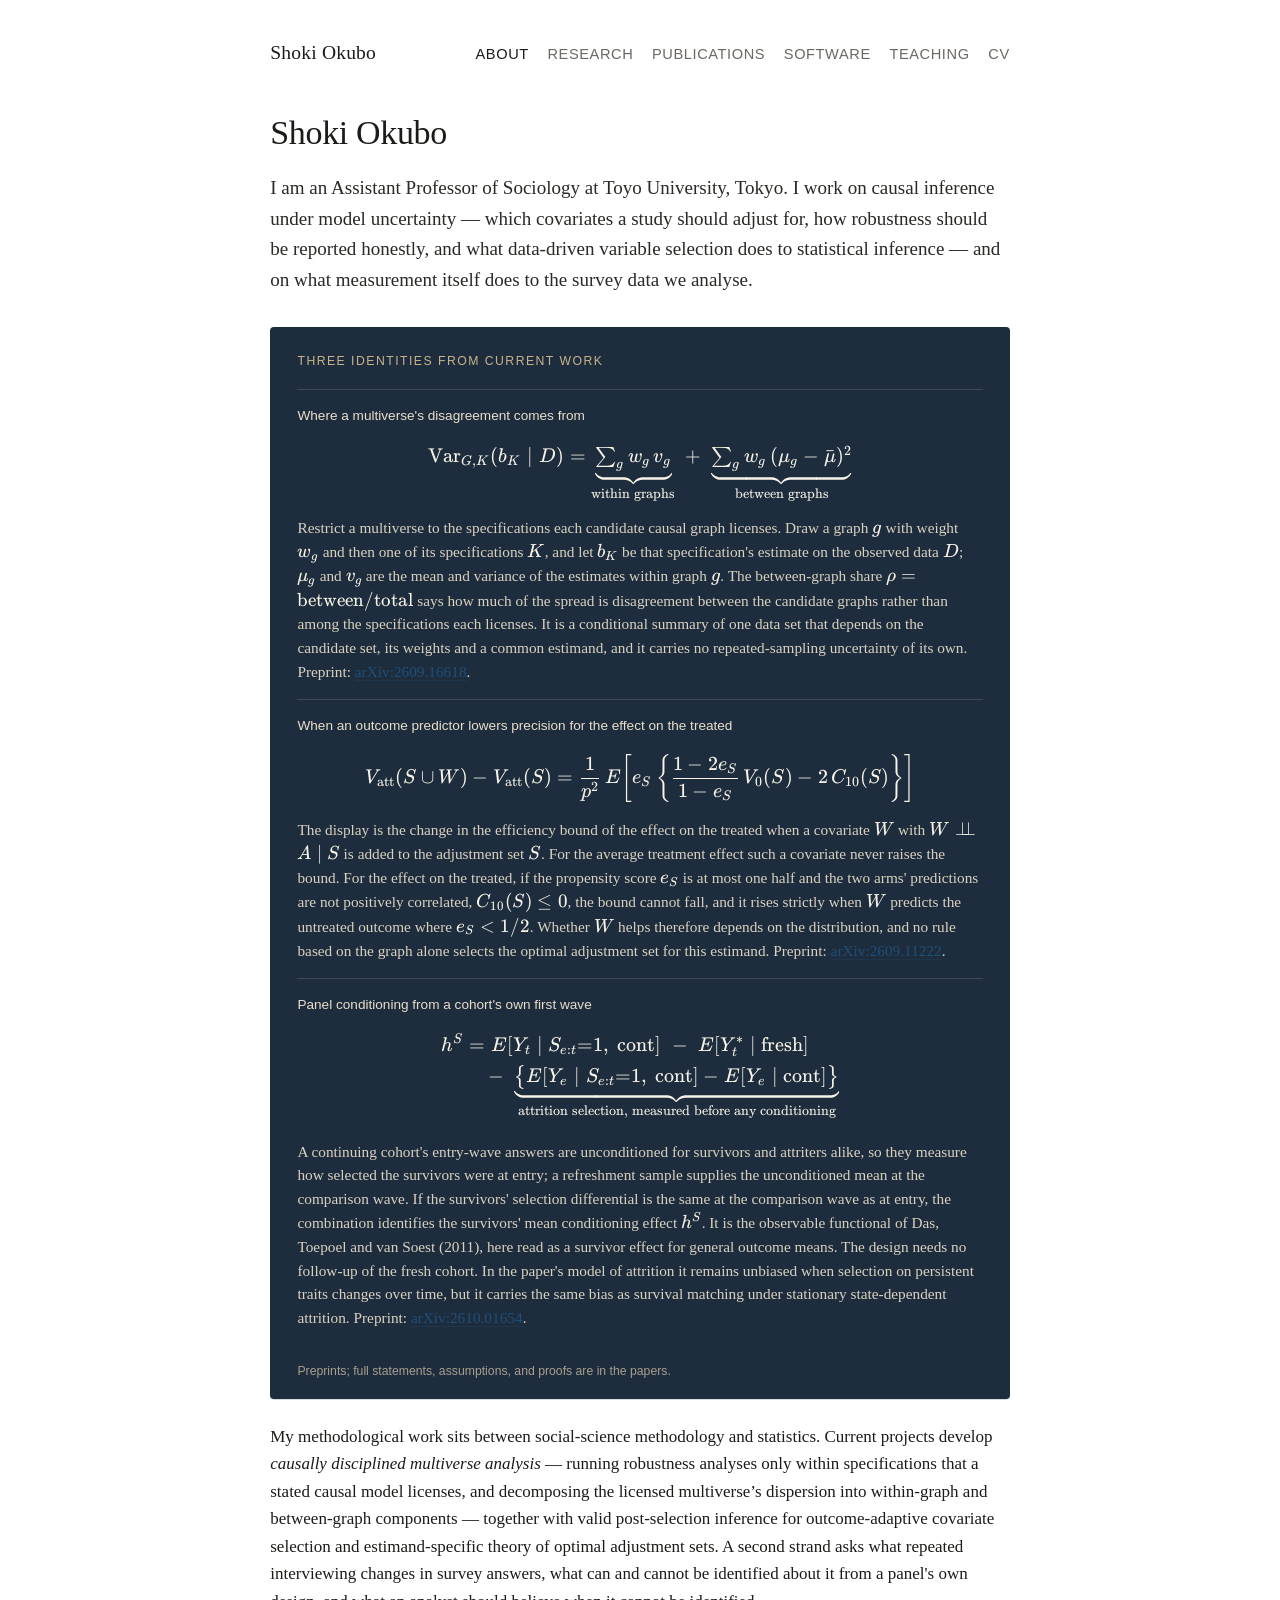
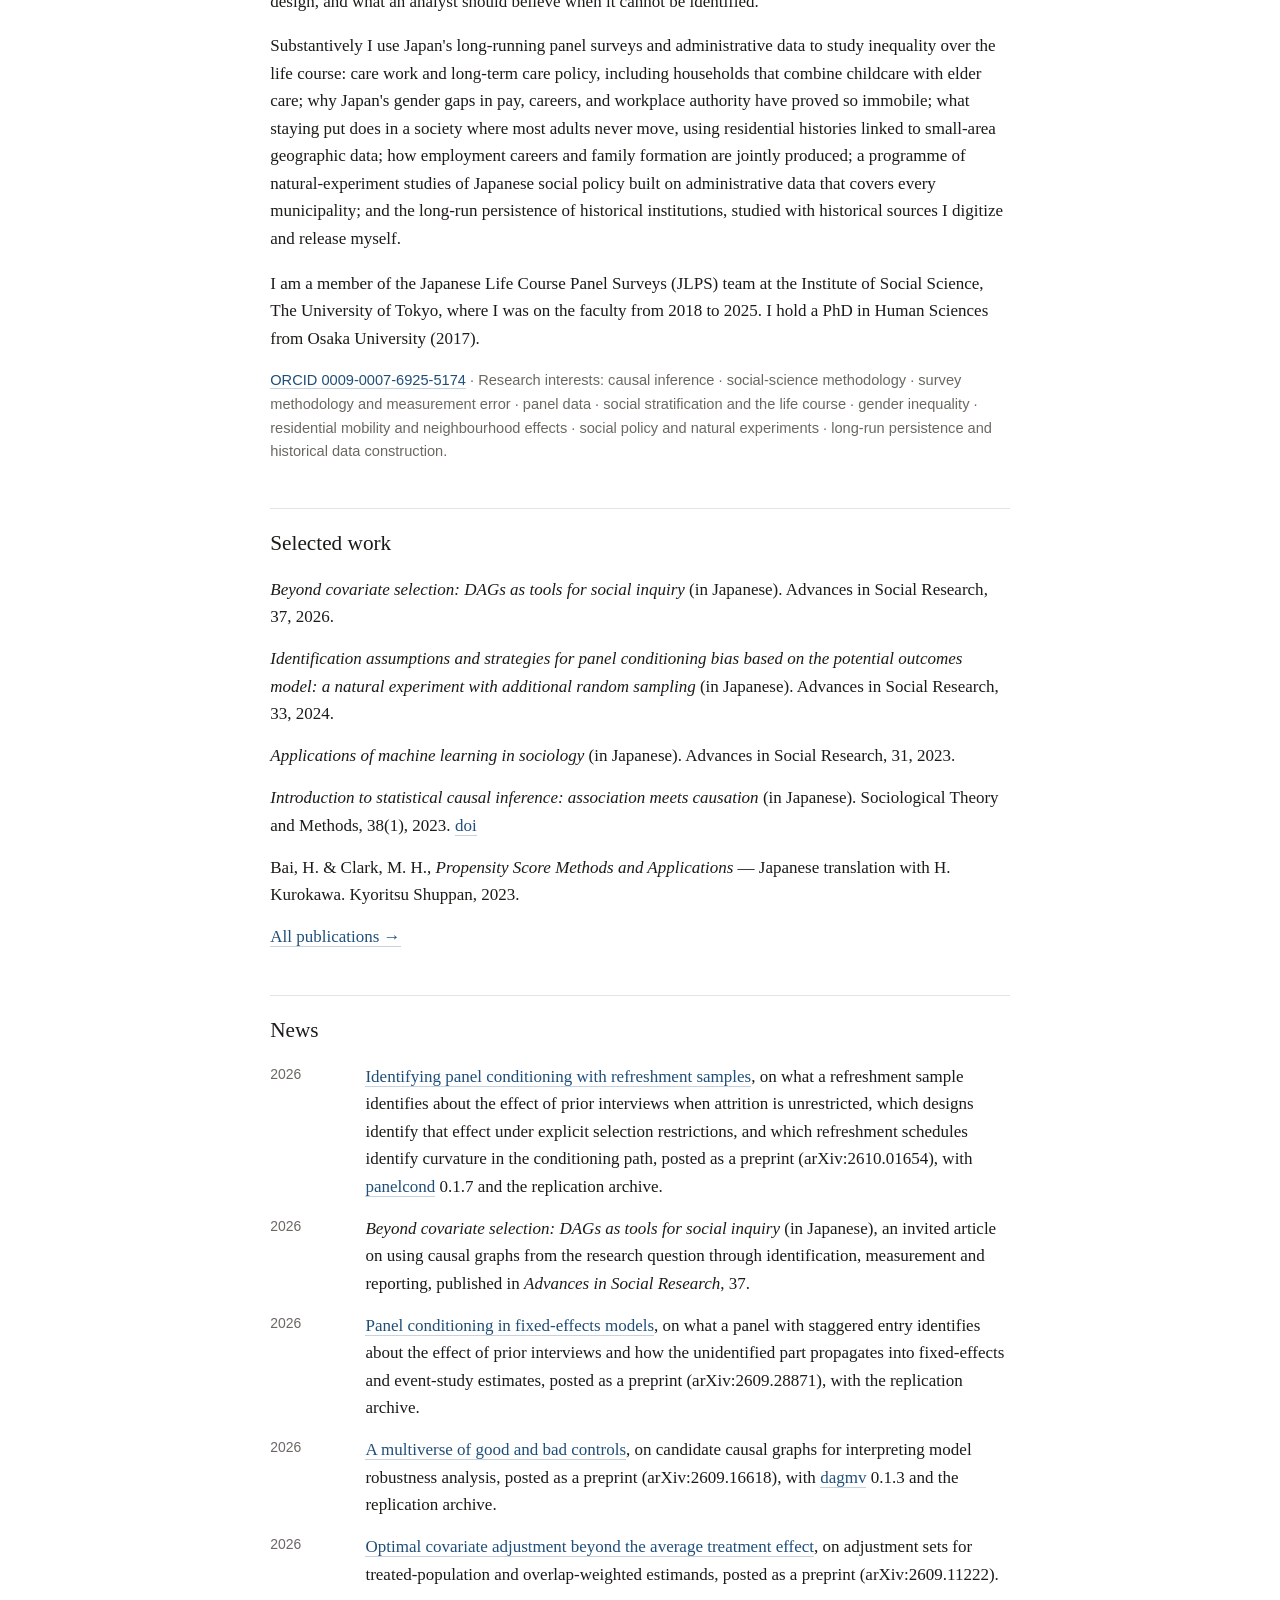
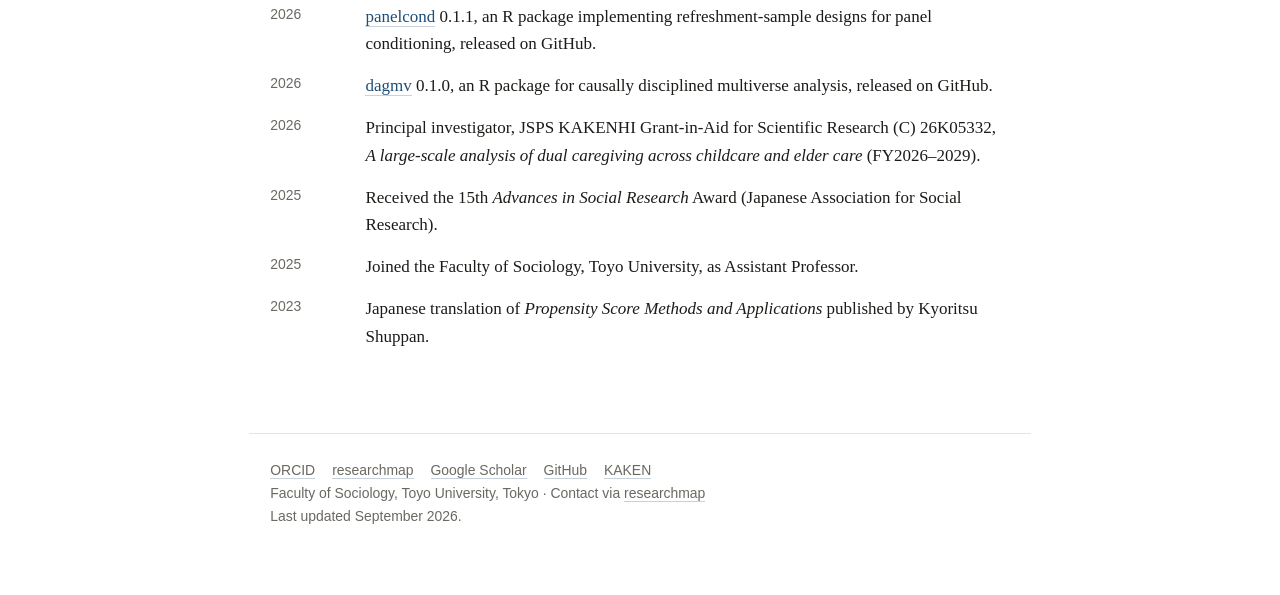
<file: index.html>
<!doctype html>
<html lang="en">
<head>
<meta charset="utf-8">
<meta name="viewport" content="width=device-width,initial-scale=1">
<title>Shoki Okubo</title>
<meta name="description" content="Shoki Okubo — Assistant Professor of Sociology, Toyo University. Causal inference, model uncertainty, survey measurement, and inequality over the life course in Japan.">
<link rel="stylesheet" href="assets/style.css?v=20260912">
<link rel="icon" href="data:,">
<link rel="stylesheet" href="assets/katex/katex.min.css">
<script defer src="assets/katex/katex.min.js"></script>
<script defer src="assets/katex/auto-render.min.js" onload="renderMathInElement(document.body,{delimiters:[{left:'\\[',right:'\\]',display:true},{left:'\\(',right:'\\)',display:false}],throwOnError:false});"></script>
</head>
<body>
<header class="site"><a class="name" href="index.html">Shoki Okubo</a><nav class="site"><a href="index.html" class=on>About</a><a href="research.html">Research</a><a href="publications.html">Publications</a><a href="software.html">Software</a><a href="teaching.html">Teaching</a><a href="cv.html">CV</a></nav></header>
<main>

<h1>Shoki Okubo</h1>
<p class="lede">I am an Assistant Professor of Sociology at Toyo University, Tokyo. I work on causal inference under model uncertainty &mdash; which covariates a study should adjust for, how robustness should be reported honestly, and what data-driven variable selection does to statistical inference &mdash; and on what measurement itself does to the survey data we analyse.</p>
<figure class="plate">
<figcaption>Three identities from current work</figcaption>
<div class="item">
<div class="cap">Where a multiverse's disagreement comes from</div>
<div class="eq">\[ \operatorname{Var}_{G,K}(b_K\mid D)=\underbrace{\textstyle\sum_{g} w_g\,v_g}_{\text{within graphs}}\;+\;\underbrace{\textstyle\sum_{g} w_g\,(\mu_g-\bar\mu)^2}_{\text{between graphs}} \]</div>
<div class="note">Restrict a multiverse to the specifications each candidate causal graph licenses. Draw a graph \(g\) with weight \(w_g\) and then one of its specifications \(K\), and let \(b_K\) be that specification's estimate on the observed data \(D\); \(\mu_g\) and \(v_g\) are the mean and variance of the estimates within graph \(g\). The between-graph share \(\rho=\text{between}/\text{total}\) says how much of the spread is disagreement between the candidate graphs rather than among the specifications each licenses. It is a conditional summary of one data set that depends on the candidate set, its weights and a common estimand, and it carries no repeated-sampling uncertainty of its own. Preprint: <a href="https://arxiv.org/abs/2609.16618">arXiv:2609.16618</a>.</div>
</div>
<div class="item">
<div class="cap">When an outcome predictor lowers precision for the effect on the treated</div>
<div class="eq">\[ V_{\mathrm{att}}(S\cup W)-V_{\mathrm{att}}(S)=\frac{1}{p^{2}}\,E\!\left[e_S\left\{\frac{1-2e_S}{1-e_S}\,V_0(S)-2\,C_{10}(S)\right\}\right] \]</div>
<div class="note">The display is the change in the efficiency bound of the effect on the treated when a covariate \(W\) with \(W \perp\!\!\!\perp A \mid S\) is added to the adjustment set \(S\). For the average treatment effect such a covariate never raises the bound. For the effect on the treated, if the propensity score \(e_S\) is at most one half and the two arms' predictions are not positively correlated, \(C_{10}(S)\le 0\), the bound cannot fall, and it rises strictly when \(W\) predicts the untreated outcome where \(e_S&lt;1/2\). Whether \(W\) helps therefore depends on the distribution, and no rule based on the graph alone selects the optimal adjustment set for this estimand. Preprint: <a href="https://arxiv.org/abs/2609.11222">arXiv:2609.11222</a>.</div>
</div>
<div class="item">
<div class="cap">Panel conditioning from a cohort's own first wave</div>
<div class="eq">\[ \begin{aligned} h^{S} &= E[Y_t\mid S_{e:t}{=}1,\ \text{cont}]\;-\;E[Y^{*}_t\mid \text{fresh}] \\ &\quad -\;\underbrace{\big\{E[Y_e\mid S_{e:t}{=}1,\ \text{cont}]-E[Y_e\mid \text{cont}]\big\}}_{\text{attrition selection, measured before any conditioning}} \end{aligned} \]</div>
<div class="note">A continuing cohort's entry-wave answers are unconditioned for survivors and attriters alike, so they measure how selected the survivors were at entry; a refreshment sample supplies the unconditioned mean at the comparison wave. If the survivors' selection differential is the same at the comparison wave as at entry, the combination identifies the survivors' mean conditioning effect \(h^{S}\). It is the observable functional of Das, Toepoel and van Soest (2011), here read as a survivor effect for general outcome means. The design needs no follow-up of the fresh cohort. In the paper's model of attrition it remains unbiased when selection on persistent traits changes over time, but it carries the same bias as survival matching under stationary state-dependent attrition. Preprint: <a href="https://arxiv.org/abs/2610.01654">arXiv:2610.01654</a>.</div>
</div>
<p class="fine">Preprints; full statements, assumptions, and proofs are in the papers.</p>
</figure>

<p>My methodological work sits between social-science methodology and statistics. Current projects develop <em>causally disciplined multiverse analysis</em> &mdash; running robustness analyses only within specifications that a stated causal model licenses, and decomposing the licensed multiverse&rsquo;s dispersion into within-graph and between-graph components &mdash; together with valid post-selection inference for outcome-adaptive covariate selection and estimand-specific theory of optimal adjustment sets. A second strand asks what repeated interviewing changes in survey answers, what can and cannot be identified about it from a panel's own design, and what an analyst should believe when it cannot be identified.</p>
<p>Substantively I use Japan's long-running panel surveys and administrative data to study inequality over the life course: care work and long-term care policy, including households that combine childcare with elder care; why Japan's gender gaps in pay, careers, and workplace authority have proved so immobile; what staying put does in a society where most adults never move, using residential histories linked to small-area geographic data; how employment careers and family formation are jointly produced; a programme of natural-experiment studies of Japanese social policy built on administrative data that covers every municipality; and the long-run persistence of historical institutions, studied with historical sources I digitize and release myself.</p>
<p>I am a member of the Japanese Life Course Panel Surveys (JLPS) team at the Institute of Social Science, The University of Tokyo, where I was on the faculty from 2018 to 2025. I hold a PhD in Human Sciences from Osaka University (2017).</p>

<p class="meta"><a href="https://orcid.org/0009-0007-6925-5174">ORCID 0009-0007-6925-5174</a> · Research interests: causal inference · social-science methodology · survey methodology and measurement error · panel data · social stratification and the life course · gender inequality · residential mobility and neighbourhood effects · social policy and natural experiments · long-run persistence and historical data construction.</p>

<h2>Selected work</h2>
<ul class="plain">
<li><span class="pub"><span class="t">Beyond covariate selection: DAGs as tools for social inquiry</span> (in Japanese). <span class="j">Advances in Social Research</span>, 37, 2026.</span></li>
<li><span class="pub"><span class="t">Identification assumptions and strategies for panel conditioning bias based on the potential outcomes model: a natural experiment with additional random sampling</span> (in Japanese). <span class="j">Advances in Social Research</span>, 33, 2024.</span></li>
<li><span class="pub"><span class="t">Applications of machine learning in sociology</span> (in Japanese). <span class="j">Advances in Social Research</span>, 31, 2023.</span></li>
<li><span class="pub"><span class="t">Introduction to statistical causal inference: association meets causation</span> (in Japanese). <span class="j">Sociological Theory and Methods</span>, 38(1), 2023. <a href="https://doi.org/10.11218/ojjams.38.169">doi</a></span></li>
<li><span class="pub">Bai, H. &amp; Clark, M. H., <span class="t">Propensity Score Methods and Applications</span> &mdash; Japanese translation with H. Kurokawa. Kyoritsu Shuppan, 2023.</span></li>
</ul>
<p><a href="publications.html">All publications &rarr;</a></p>

<h2>News</h2>
<ul class="plain news">
<li><span class="year">2026</span><span><a href="https://arxiv.org/abs/2610.01654">Identifying panel conditioning with refreshment samples</a>, on what a refreshment sample identifies about the effect of prior interviews when attrition is unrestricted, which designs identify that effect under explicit selection restrictions, and which refreshment schedules identify curvature in the conditioning path, posted as a preprint (arXiv:2610.01654), with <a href="https://github.com/sokubo/panelcond">panelcond</a> 0.1.7 and the replication archive.</span></li>
<li><span class="year">2026</span><span><em>Beyond covariate selection: DAGs as tools for social inquiry</em> (in Japanese), an invited article on using causal graphs from the research question through identification, measurement and reporting, published in <em>Advances in Social Research</em>, 37.</span></li>
<li><span class="year">2026</span><span><a href="https://arxiv.org/abs/2609.28871">Panel conditioning in fixed-effects models</a>, on what a panel with staggered entry identifies about the effect of prior interviews and how the unidentified part propagates into fixed-effects and event-study estimates, posted as a preprint (arXiv:2609.28871), with the replication archive.</span></li>
<li><span class="year">2026</span><span><a href="https://arxiv.org/abs/2609.16618">A multiverse of good and bad controls</a>, on candidate causal graphs for interpreting model robustness analysis, posted as a preprint (arXiv:2609.16618), with <a href="https://github.com/sokubo/dagmv">dagmv</a> 0.1.3 and the replication archive.</span></li>
<li><span class="year">2026</span><span><a href="https://arxiv.org/abs/2609.11222">Optimal covariate adjustment beyond the average treatment effect</a>, on adjustment sets for treated-population and overlap-weighted estimands, posted as a preprint (arXiv:2609.11222).</span></li>
<li><span class="year">2026</span><span><a href="https://github.com/sokubo/panelcond">panelcond</a> 0.1.1, an R package implementing refreshment-sample designs for panel conditioning, released on GitHub.</span></li>
<li><span class="year">2026</span><span><a href="https://github.com/sokubo/dagmv">dagmv</a> 0.1.0, an R package for causally disciplined multiverse analysis, released on GitHub.</span></li>
<li><span class="year">2026</span><span>Principal investigator, JSPS KAKENHI Grant-in-Aid for Scientific Research (C) 26K05332, <em>A large-scale analysis of dual caregiving across childcare and elder care</em> (FY2026&ndash;2029).</span></li>
<li><span class="year">2025</span><span>Received the 15th <em>Advances in Social Research</em> Award (Japanese Association for Social Research).</span></li>
<li><span class="year">2025</span><span>Joined the Faculty of Sociology, Toyo University, as Assistant Professor.</span></li>
<li><span class="year">2023</span><span>Japanese translation of <em>Propensity Score Methods and Applications</em> published by Kyoritsu Shuppan.</span></li>
</ul>

</main>
<footer class="site">
<div class="links"><a href="https://orcid.org/0009-0007-6925-5174">ORCID</a><a href="https://researchmap.jp/sokubo?lang=en">researchmap</a><a href="https://scholar.google.com/citations?user=Fmei__QAAAAJ&amp;hl=en">Google Scholar</a><a href="https://github.com/sokubo">GitHub</a><a href="https://nrid.nii.ac.jp/en/nrid/1000090807835/">KAKEN</a></div>
<p>Faculty of Sociology, Toyo University, Tokyo · Contact via <a href="https://researchmap.jp/sokubo?lang=en">researchmap</a><br>Last updated September 2026.</p>
</footer>
</body>
</html>
</file>
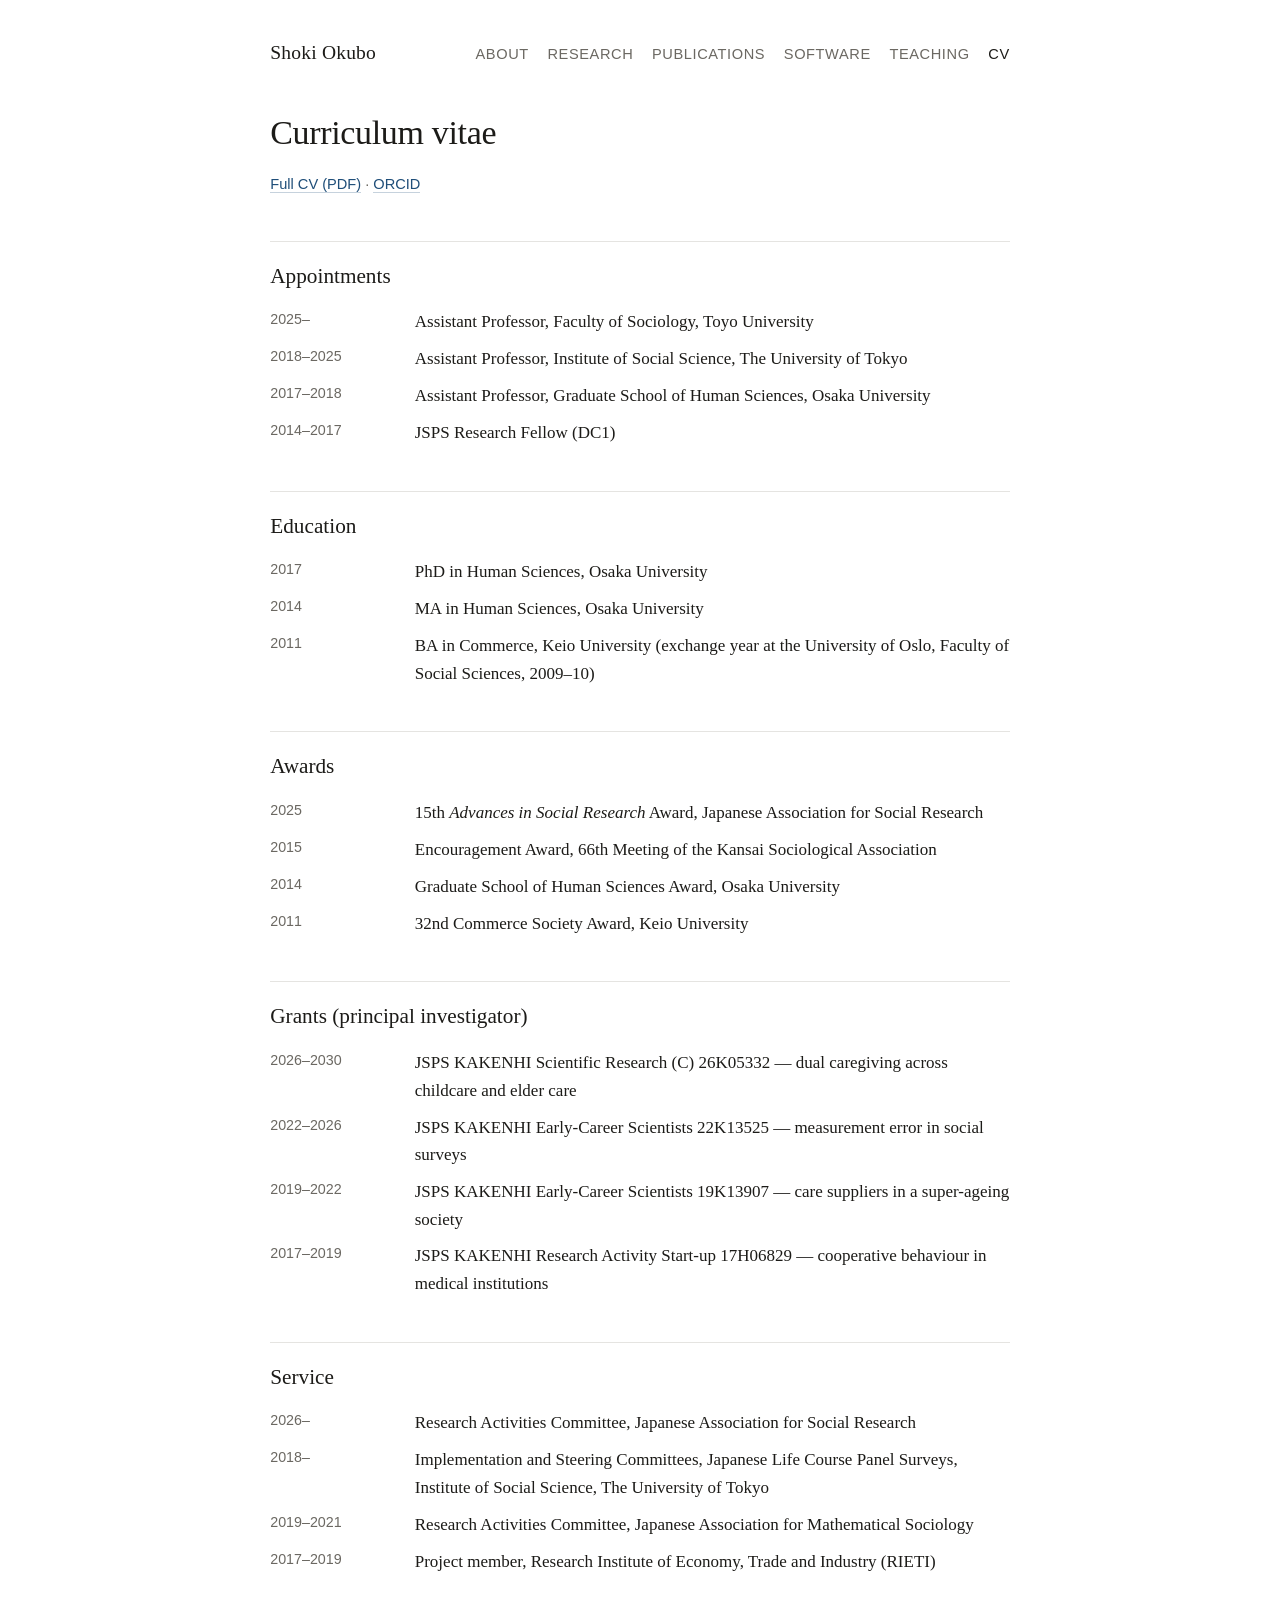
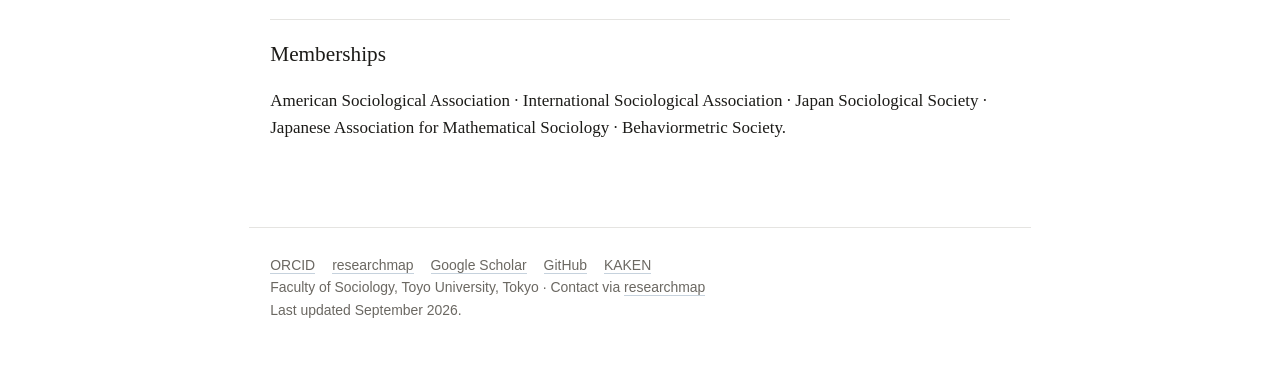
<file: cv.html>
<!doctype html>
<html lang="en">
<head>
<meta charset="utf-8">
<meta name="viewport" content="width=device-width,initial-scale=1">
<title>CV — Shoki Okubo</title>
<meta name="description" content="Shoki Okubo — Assistant Professor of Sociology, Toyo University. Causal inference, model uncertainty, panel data.">
<link rel="stylesheet" href="assets/style.css?v=20260912">
<link rel="icon" href="data:,">
</head>
<body>
<header class="site"><a class="name" href="index.html">Shoki Okubo</a><nav class="site"><a href="index.html">About</a><a href="research.html">Research</a><a href="publications.html">Publications</a><a href="software.html">Software</a><a href="teaching.html">Teaching</a><a href="cv.html" class=on>CV</a></nav></header>
<main>

<h1>Curriculum vitae</h1>
<p class="meta"><a href="assets/cv.pdf">Full CV (PDF)</a> · <a href="https://orcid.org/0009-0007-6925-5174">ORCID</a></p>
<h2>Appointments</h2>
<dl class="cv">
<div><dt>2025–</dt><dd>Assistant Professor, Faculty of Sociology, Toyo University</dd></div>
<div><dt>2018–2025</dt><dd>Assistant Professor, Institute of Social Science, The University of Tokyo</dd></div>
<div><dt>2017–2018</dt><dd>Assistant Professor, Graduate School of Human Sciences, Osaka University</dd></div>
<div><dt>2014–2017</dt><dd>JSPS Research Fellow (DC1)</dd></div>
</dl>
<h2>Education</h2>
<dl class="cv">
<div><dt>2017</dt><dd>PhD in Human Sciences, Osaka University</dd></div>
<div><dt>2014</dt><dd>MA in Human Sciences, Osaka University</dd></div>
<div><dt>2011</dt><dd>BA in Commerce, Keio University (exchange year at the University of Oslo, Faculty of Social Sciences, 2009–10)</dd></div>
</dl>
<h2>Awards</h2>
<dl class="cv">
<div><dt>2025</dt><dd>15th <em>Advances in Social Research</em> Award, Japanese Association for Social Research</dd></div>
<div><dt>2015</dt><dd>Encouragement Award, 66th Meeting of the Kansai Sociological Association</dd></div>
<div><dt>2014</dt><dd>Graduate School of Human Sciences Award, Osaka University</dd></div>
<div><dt>2011</dt><dd>32nd Commerce Society Award, Keio University</dd></div>
</dl>
<h2>Grants (principal investigator)</h2>
<dl class="cv">
<div><dt>2026–2030</dt><dd>JSPS KAKENHI Scientific Research (C) 26K05332 — dual caregiving across childcare and elder care</dd></div>
<div><dt>2022–2026</dt><dd>JSPS KAKENHI Early-Career Scientists 22K13525 — measurement error in social surveys</dd></div>
<div><dt>2019–2022</dt><dd>JSPS KAKENHI Early-Career Scientists 19K13907 — care suppliers in a super-ageing society</dd></div>
<div><dt>2017–2019</dt><dd>JSPS KAKENHI Research Activity Start-up 17H06829 — cooperative behaviour in medical institutions</dd></div>
</dl>
<h2>Service</h2>
<dl class="cv">
<div><dt>2026–</dt><dd>Research Activities Committee, Japanese Association for Social Research</dd></div>
<div><dt>2018–</dt><dd>Implementation and Steering Committees, Japanese Life Course Panel Surveys, Institute of Social Science, The University of Tokyo</dd></div>
<div><dt>2019–2021</dt><dd>Research Activities Committee, Japanese Association for Mathematical Sociology</dd></div>
<div><dt>2017–2019</dt><dd>Project member, Research Institute of Economy, Trade and Industry (RIETI)</dd></div>
</dl>
<h2>Memberships</h2>
<p>American Sociological Association · International Sociological Association · Japan Sociological Society · Japanese Association for Mathematical Sociology · Behaviormetric Society.</p>

</main>
<footer class="site">
<div class="links"><a href="https://orcid.org/0009-0007-6925-5174">ORCID</a><a href="https://researchmap.jp/sokubo?lang=en">researchmap</a><a href="https://scholar.google.com/citations?user=Fmei__QAAAAJ&amp;hl=en">Google Scholar</a><a href="https://github.com/sokubo">GitHub</a><a href="https://nrid.nii.ac.jp/en/nrid/1000090807835/">KAKEN</a></div>
<p>Faculty of Sociology, Toyo University, Tokyo · Contact via <a href="https://researchmap.jp/sokubo?lang=en">researchmap</a><br>Last updated September 2026.</p>
</footer>
</body>
</html>
</file>
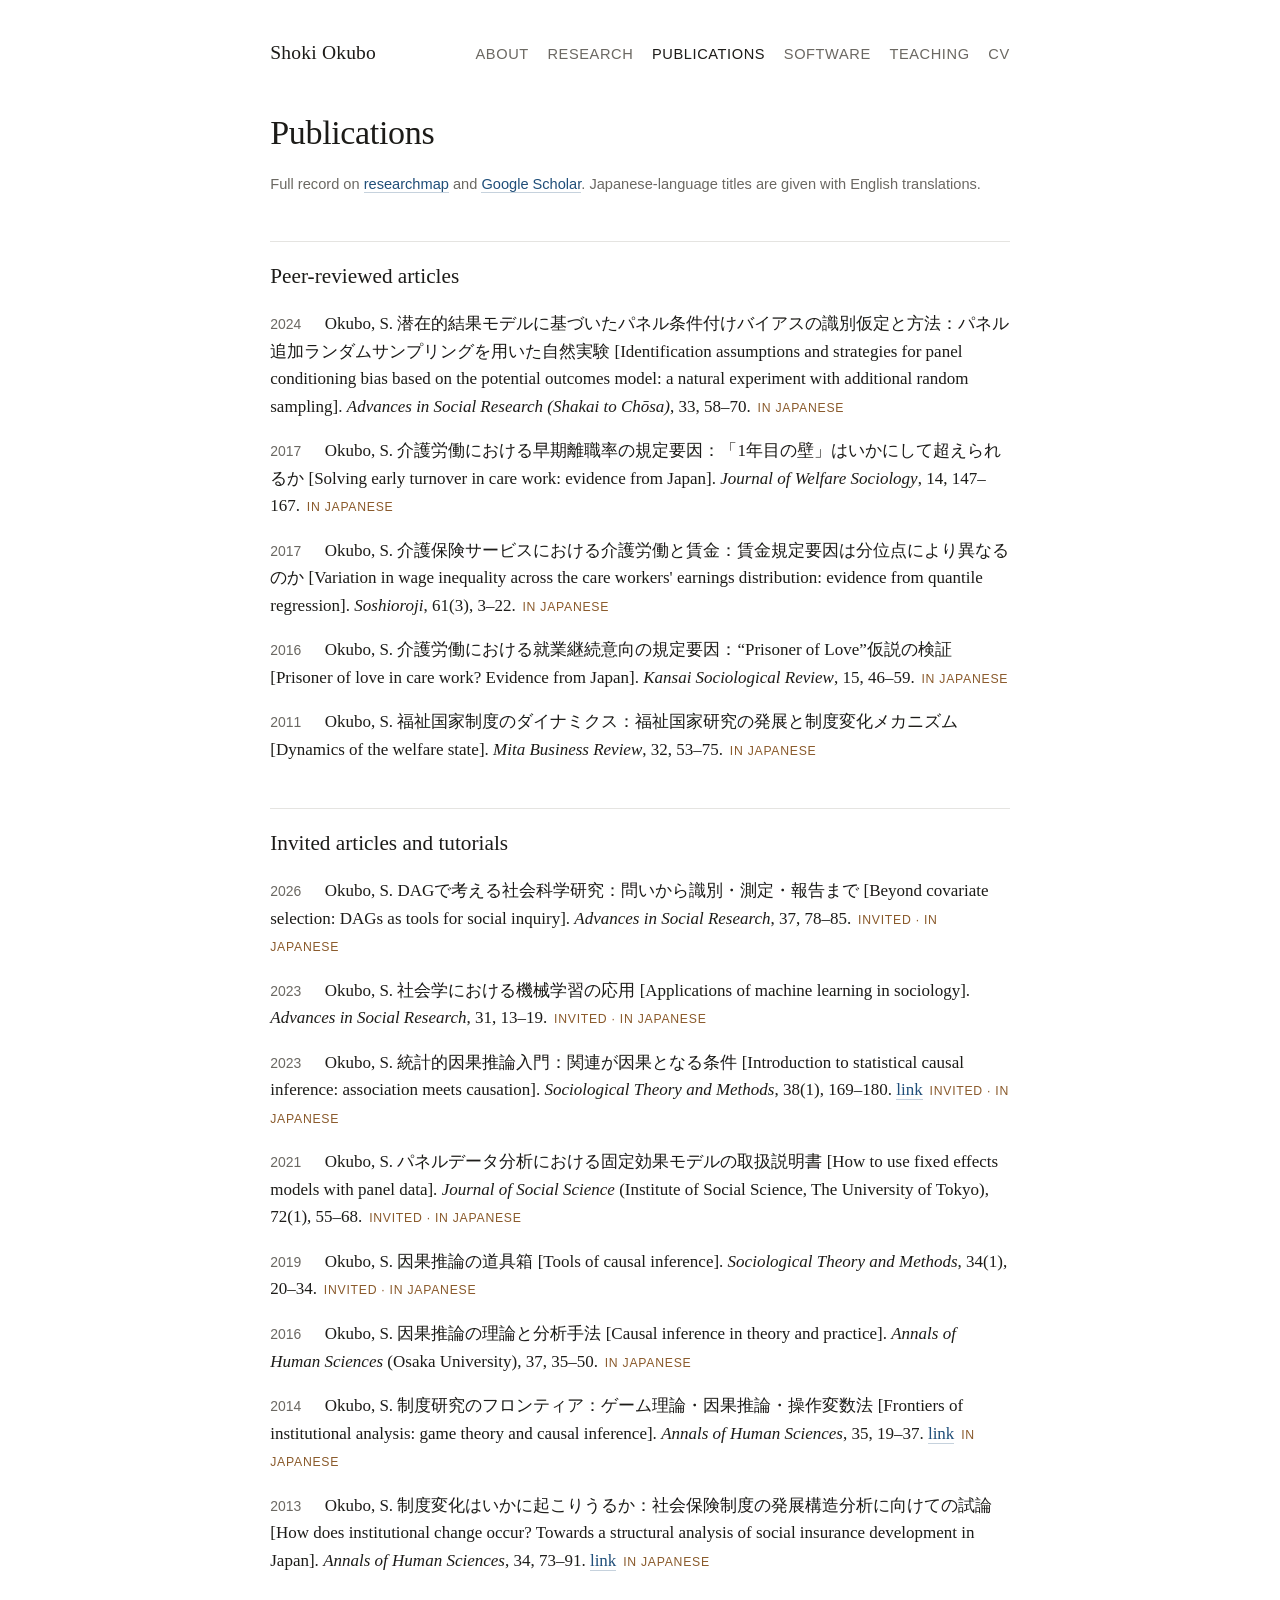
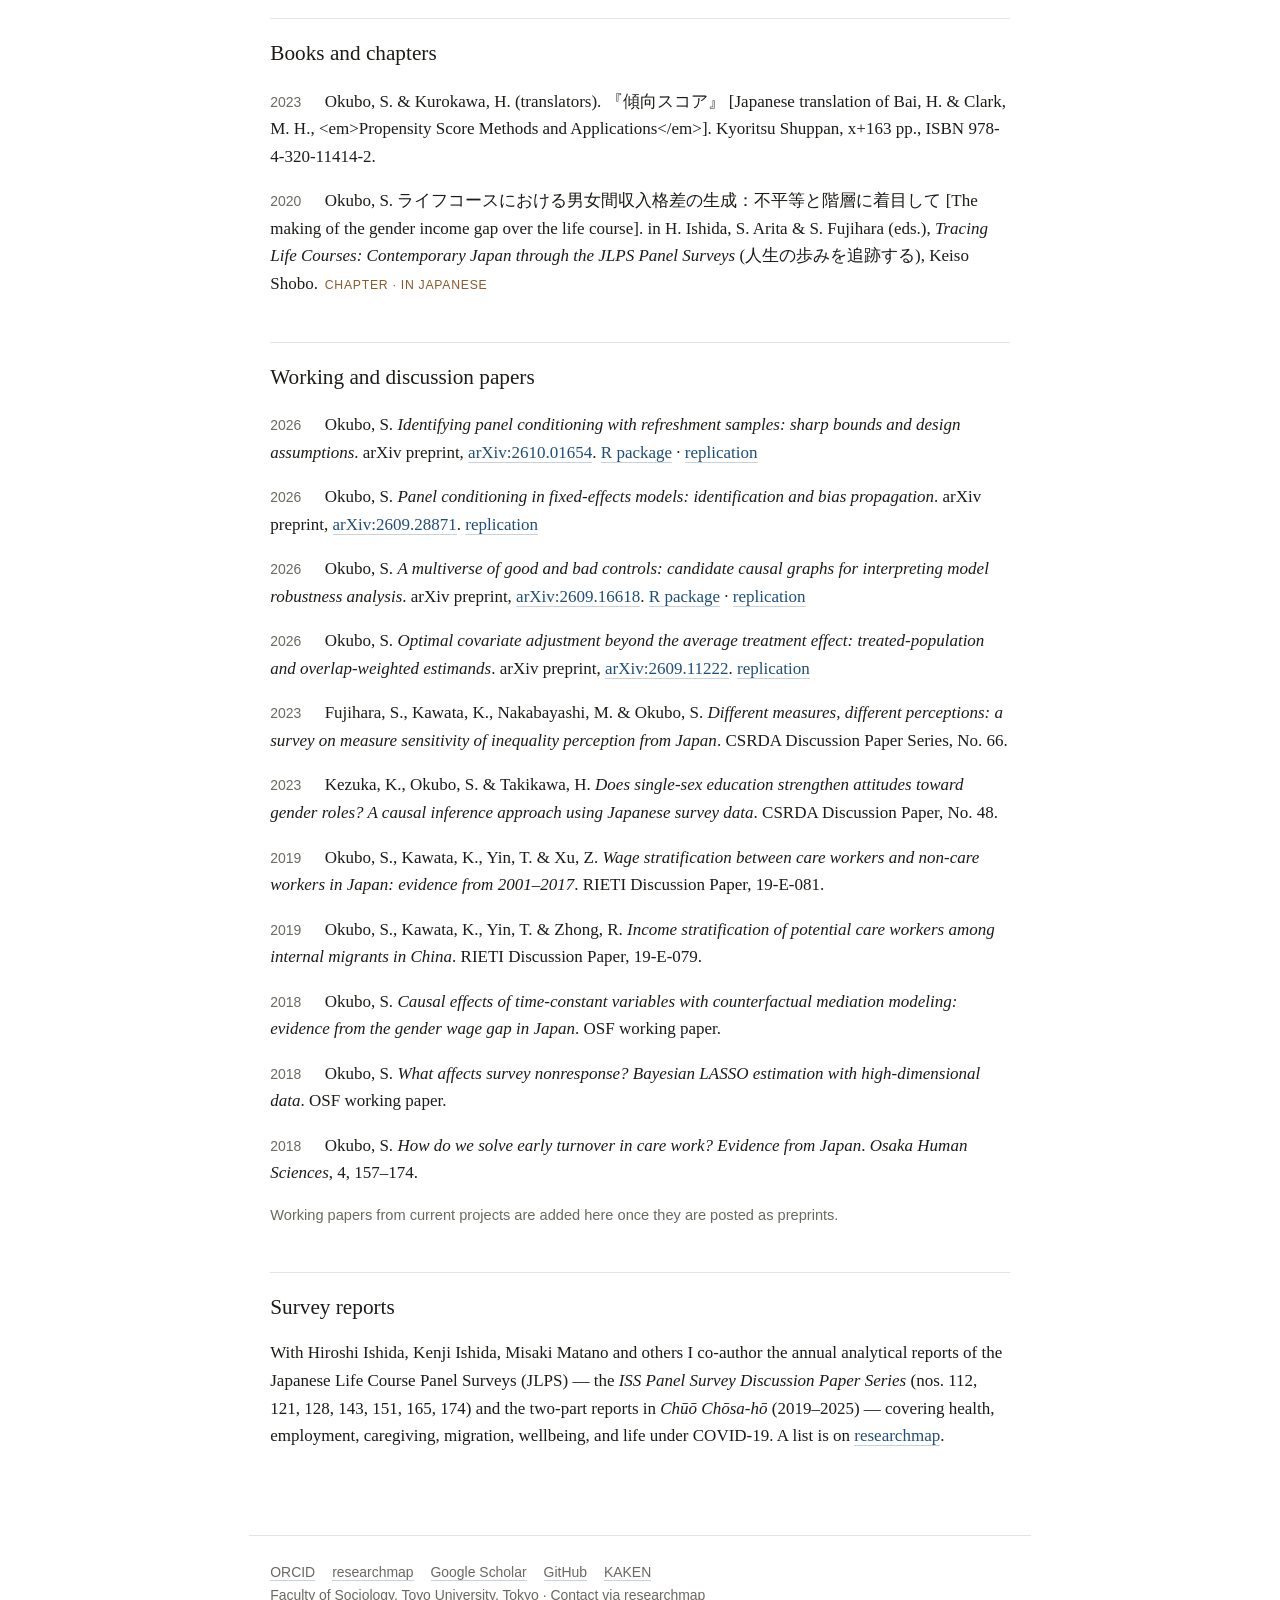
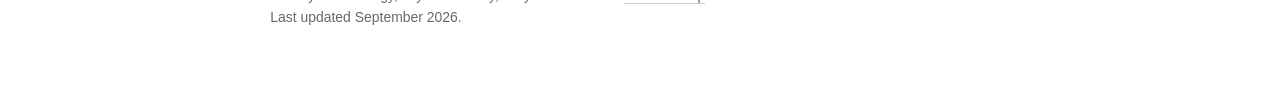
<file: publications.html>
<!doctype html>
<html lang="en">
<head>
<meta charset="utf-8">
<meta name="viewport" content="width=device-width,initial-scale=1">
<title>Publications — Shoki Okubo</title>
<meta name="description" content="Shoki Okubo — Assistant Professor of Sociology, Toyo University. Causal inference, model uncertainty, survey measurement, and inequality over the life course in Japan.">
<link rel="stylesheet" href="assets/style.css?v=20260912">
<link rel="icon" href="data:,">
</head>
<body>
<header class="site"><a class="name" href="index.html">Shoki Okubo</a><nav class="site"><a href="index.html">About</a><a href="research.html">Research</a><a href="publications.html" class=on>Publications</a><a href="software.html">Software</a><a href="teaching.html">Teaching</a><a href="cv.html">CV</a></nav></header>
<main>

<h1>Publications</h1>
<p class="meta">Full record on <a href="https://researchmap.jp/sokubo?lang=en">researchmap</a> and <a href="https://scholar.google.com/citations?user=Fmei__QAAAAJ&amp;hl=en">Google Scholar</a>. Japanese-language titles are given with English translations.</p>
<h2>Peer-reviewed articles</h2><ol class="pubs"><li class="pub"><span class="year">2024</span>Okubo, S. <span class="tja">潜在的結果モデルに基づいたパネル条件付けバイアスの識別仮定と方法：パネル追加ランダムサンプリングを用いた自然実験</span> [Identification assumptions and strategies for panel conditioning bias based on the potential outcomes model: a natural experiment with additional random sampling]. <span class="j"><!-- TODO: confirm journal --><em>Advances in Social Research (Shakai to Chōsa)</em></span>, 33, 58–70.<span class="tag">in Japanese</span></li><li class="pub"><span class="year">2017</span>Okubo, S. <span class="tja">介護労働における早期離職率の規定要因：「1年目の壁」はいかにして超えられるか</span> [Solving early turnover in care work: evidence from Japan]. <span class="j"><em>Journal of Welfare Sociology</em></span>, 14, 147–167.<span class="tag">in Japanese</span></li><li class="pub"><span class="year">2017</span>Okubo, S. <span class="tja">介護保険サービスにおける介護労働と賃金：賃金規定要因は分位点により異なるのか</span> [Variation in wage inequality across the care workers&#x27; earnings distribution: evidence from quantile regression]. <span class="j"><em>Soshioroji</em></span>, 61(3), 3–22.<span class="tag">in Japanese</span></li><li class="pub"><span class="year">2016</span>Okubo, S. <span class="tja">介護労働における就業継続意向の規定要因：“Prisoner of Love”仮説の検証</span> [Prisoner of love in care work? Evidence from Japan]. <span class="j"><em>Kansai Sociological Review</em></span>, 15, 46–59.<span class="tag">in Japanese</span></li><li class="pub"><span class="year">2011</span>Okubo, S. <span class="tja">福祉国家制度のダイナミクス：福祉国家研究の発展と制度変化メカニズム</span> [Dynamics of the welfare state]. <span class="j"><em>Mita Business Review</em></span>, 32, 53–75.<span class="tag">in Japanese</span></li></ol>
<h2>Invited articles and tutorials</h2><ol class="pubs"><li class="pub"><span class="year">2026</span>Okubo, S. <span class="tja">DAGで考える社会科学研究：問いから識別・測定・報告まで</span> [Beyond covariate selection: DAGs as tools for social inquiry]. <span class="j"><em>Advances in Social Research</em></span>, 37, 78–85.<span class="tag">invited · in Japanese</span></li><li class="pub"><span class="year">2023</span>Okubo, S. <span class="tja">社会学における機械学習の応用</span> [Applications of machine learning in sociology]. <span class="j"><em>Advances in Social Research</em></span>, 31, 13–19.<span class="tag">invited · in Japanese</span></li><li class="pub"><span class="year">2023</span>Okubo, S. <span class="tja">統計的因果推論入門：関連が因果となる条件</span> [Introduction to statistical causal inference: association meets causation]. <span class="j"><em>Sociological Theory and Methods</em></span>, 38(1), 169–180. <a href="https://doi.org/10.11218/ojjams.38.169">link</a><span class="tag">invited · in Japanese</span></li><li class="pub"><span class="year">2021</span>Okubo, S. <span class="tja">パネルデータ分析における固定効果モデルの取扱説明書</span> [How to use fixed effects models with panel data]. <span class="j"><em>Journal of Social Science</em> (Institute of Social Science, The University of Tokyo)</span>, 72(1), 55–68.<span class="tag">invited · in Japanese</span></li><li class="pub"><span class="year">2019</span>Okubo, S. <span class="tja">因果推論の道具箱</span> [Tools of causal inference]. <span class="j"><em>Sociological Theory and Methods</em></span>, 34(1), 20–34.<span class="tag">invited · in Japanese</span></li><li class="pub"><span class="year">2016</span>Okubo, S. <span class="tja">因果推論の理論と分析手法</span> [Causal inference in theory and practice]. <span class="j"><em>Annals of Human Sciences</em> (Osaka University)</span>, 37, 35–50.<span class="tag">in Japanese</span></li><li class="pub"><span class="year">2014</span>Okubo, S. <span class="tja">制度研究のフロンティア：ゲーム理論・因果推論・操作変数法</span> [Frontiers of institutional analysis: game theory and causal inference]. <span class="j"><em>Annals of Human Sciences</em></span>, 35, 19–37. <a href="https://doi.org/10.18910/27116">link</a><span class="tag">in Japanese</span></li><li class="pub"><span class="year">2013</span>Okubo, S. <span class="tja">制度変化はいかに起こりうるか：社会保険制度の発展構造分析に向けての試論</span> [How does institutional change occur? Towards a structural analysis of social insurance development in Japan]. <span class="j"><em>Annals of Human Sciences</em></span>, 34, 73–91. <a href="https://doi.org/10.18910/24969">link</a><span class="tag">in Japanese</span></li></ol>
<h2>Books and chapters</h2><ol class="pubs"><li class="pub"><span class="year">2023</span>Okubo, S. &amp; Kurokawa, H. (translators). <span class="tja">『傾向スコア』</span> [Japanese translation of Bai, H. &amp; Clark, M. H., &lt;em&gt;Propensity Score Methods and Applications&lt;/em&gt;]. <span class="j">Kyoritsu Shuppan</span>, x+163 pp., ISBN 978-4-320-11414-2.</li><li class="pub"><span class="year">2020</span>Okubo, S. <span class="tja">ライフコースにおける男女間収入格差の生成：不平等と階層に着目して</span> [The making of the gender income gap over the life course]. <span class="j">in H. Ishida, S. Arita & S. Fujihara (eds.), <em>Tracing Life Courses: Contemporary Japan through the JLPS Panel Surveys</em> (人生の歩みを追跡する), Keiso Shobo</span>.<span class="tag">chapter · in Japanese</span></li></ol>
<h2>Working and discussion papers</h2><ol class="pubs">
<li class="pub"><span class="year">2026</span>Okubo, S. <span class="t">Identifying panel conditioning with refreshment samples: sharp bounds and design assumptions</span>. <span class="j">arXiv preprint</span>, <a href="https://arxiv.org/abs/2610.01654">arXiv:2610.01654</a>. <a href="https://github.com/sokubo/panelcond">R package</a> &middot; <a href="https://github.com/sokubo/paper-refreshment-designs-replication">replication</a></li>
<li class="pub"><span class="year">2026</span>Okubo, S. <span class="t">Panel conditioning in fixed-effects models: identification and bias propagation</span>. <span class="j">arXiv preprint</span>, <a href="https://arxiv.org/abs/2609.28871">arXiv:2609.28871</a>. <a href="https://github.com/sokubo/paper-panel-conditioning-replication">replication</a></li>
<li class="pub"><span class="year">2026</span>Okubo, S. <span class="t">A multiverse of good and bad controls: candidate causal graphs for interpreting model robustness analysis</span>. <span class="j">arXiv preprint</span>, <a href="https://arxiv.org/abs/2609.16618">arXiv:2609.16618</a>. <a href="https://github.com/sokubo/dagmv">R package</a> &middot; <a href="https://github.com/sokubo/paper-multiverse-dag-replication">replication</a></li>
<li class="pub"><span class="year">2026</span>Okubo, S. <span class="t">Optimal covariate adjustment beyond the average treatment effect: treated-population and overlap-weighted estimands</span>. <span class="j">arXiv preprint</span>, <a href="https://arxiv.org/abs/2609.11222">arXiv:2609.11222</a>. <a href="https://github.com/sokubo/paper-estimand-adjustment-replication">replication</a></li><li class="pub"><span class="year">2023</span>Fujihara, S., Kawata, K., Nakabayashi, M. &amp; Okubo, S. <span class="t">Different measures, different perceptions: a survey on measure sensitivity of inequality perception from Japan</span>. <span class="j">CSRDA Discussion Paper Series</span>, No. 66.</li><li class="pub"><span class="year">2023</span>Kezuka, K., Okubo, S. &amp; Takikawa, H. <span class="t">Does single-sex education strengthen attitudes toward gender roles? A causal inference approach using Japanese survey data</span>. <span class="j">CSRDA Discussion Paper</span>, No. 48.</li><li class="pub"><span class="year">2019</span>Okubo, S., Kawata, K., Yin, T. &amp; Xu, Z. <span class="t">Wage stratification between care workers and non-care workers in Japan: evidence from 2001–2017</span>. <span class="j">RIETI Discussion Paper</span>, 19-E-081.</li><li class="pub"><span class="year">2019</span>Okubo, S., Kawata, K., Yin, T. &amp; Zhong, R. <span class="t">Income stratification of potential care workers among internal migrants in China</span>. <span class="j">RIETI Discussion Paper</span>, 19-E-079.</li><li class="pub"><span class="year">2018</span>Okubo, S. <span class="t">Causal effects of time-constant variables with counterfactual mediation modeling: evidence from the gender wage gap in Japan</span>. <span class="j">OSF working paper</span>.</li><li class="pub"><span class="year">2018</span>Okubo, S. <span class="t">What affects survey nonresponse? Bayesian LASSO estimation with high-dimensional data</span>. <span class="j">OSF working paper</span>.</li><li class="pub"><span class="year">2018</span>Okubo, S. <span class="t">How do we solve early turnover in care work? Evidence from Japan</span>. <span class="j"><em>Osaka Human Sciences</em></span>, 4, 157–174.</li></ol>
<p class="meta">Working papers from current projects are added here once they are posted as preprints.</p>
<h2>Survey reports</h2>
<p>With Hiroshi Ishida, Kenji Ishida, Misaki Matano and others I co-author the annual analytical reports of the Japanese Life Course Panel Surveys (JLPS) — the <em>ISS Panel Survey Discussion Paper Series</em> (nos. 112, 121, 128, 143, 151, 165, 174) and the two-part reports in <em>Chūō Chōsa-hō</em> (2019–2025) — covering health, employment, caregiving, migration, wellbeing, and life under COVID-19. A list is on <a href="https://researchmap.jp/sokubo?lang=en">researchmap</a>.</p>

</main>
<footer class="site">
<div class="links"><a href="https://orcid.org/0009-0007-6925-5174">ORCID</a><a href="https://researchmap.jp/sokubo?lang=en">researchmap</a><a href="https://scholar.google.com/citations?user=Fmei__QAAAAJ&amp;hl=en">Google Scholar</a><a href="https://github.com/sokubo">GitHub</a><a href="https://nrid.nii.ac.jp/en/nrid/1000090807835/">KAKEN</a></div>
<p>Faculty of Sociology, Toyo University, Tokyo · Contact via <a href="https://researchmap.jp/sokubo?lang=en">researchmap</a><br>Last updated September 2026.</p>
</footer>
</body>
</html>
</file>
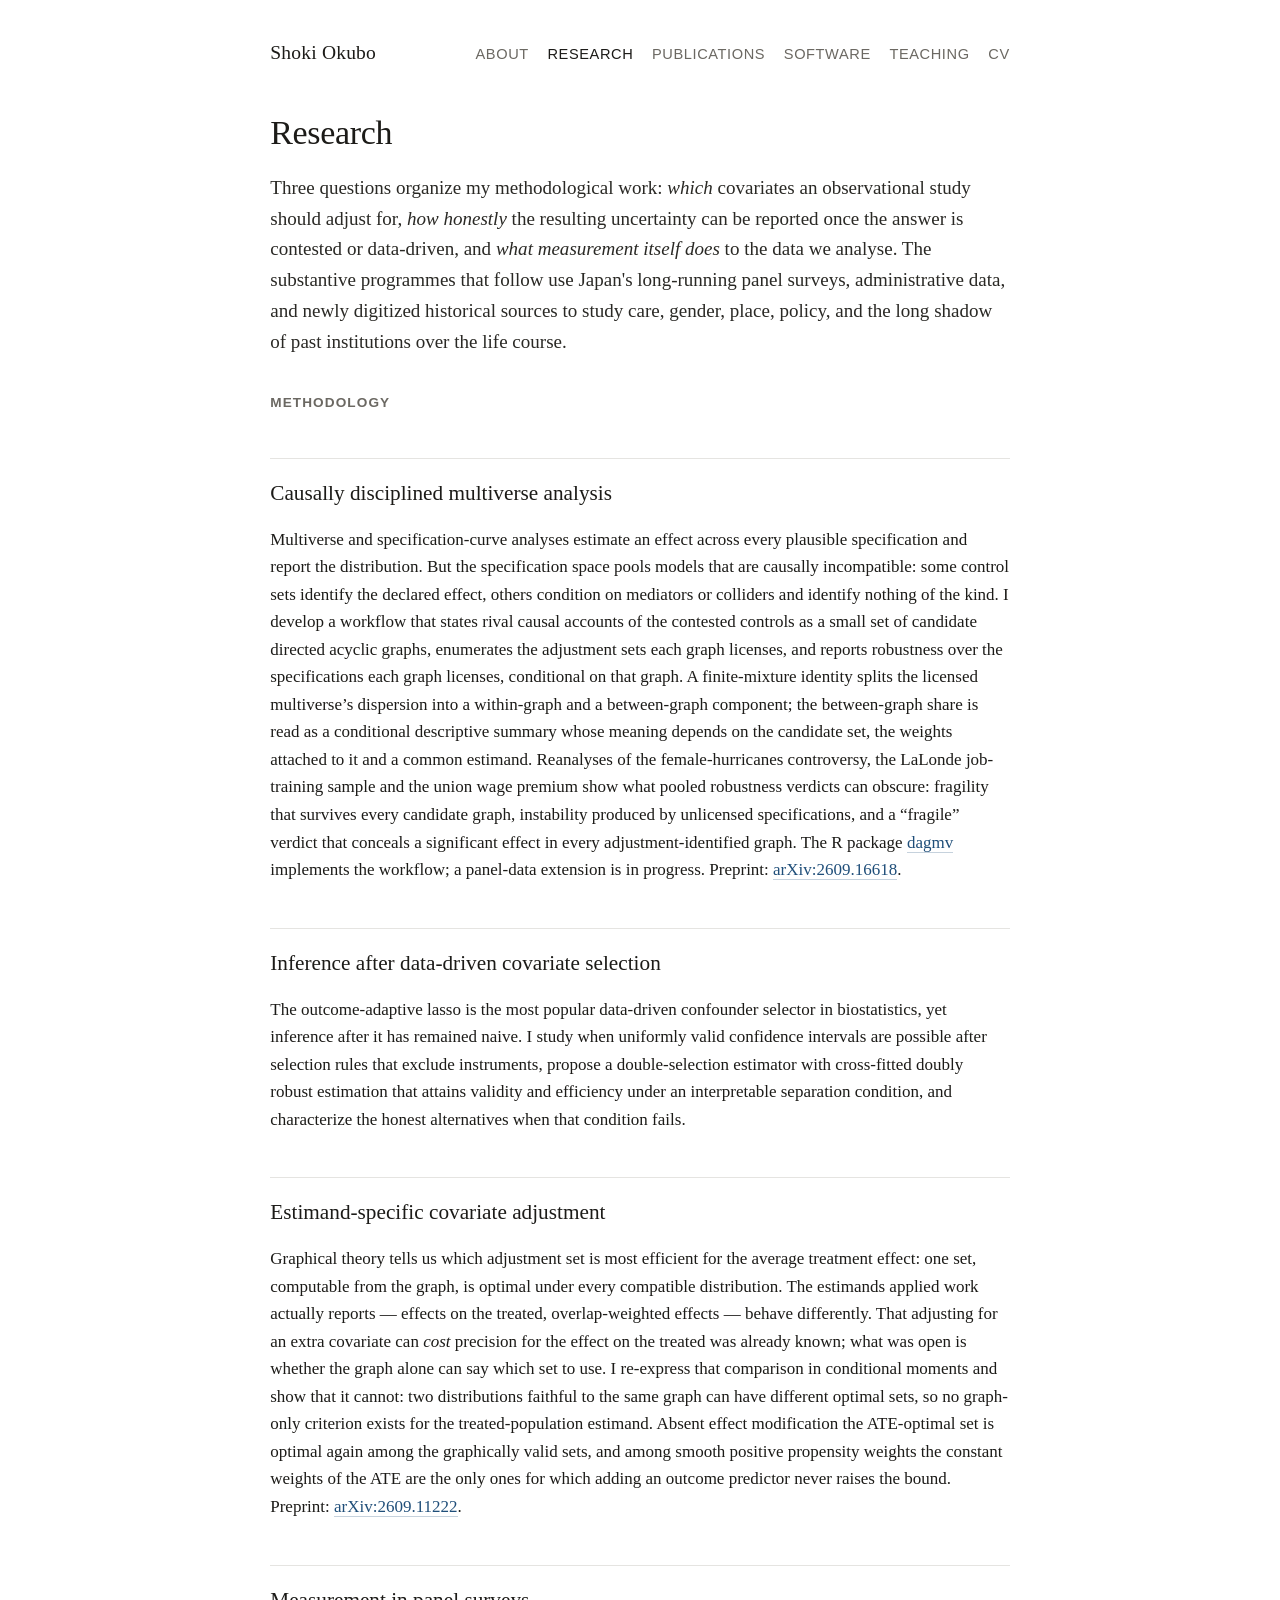
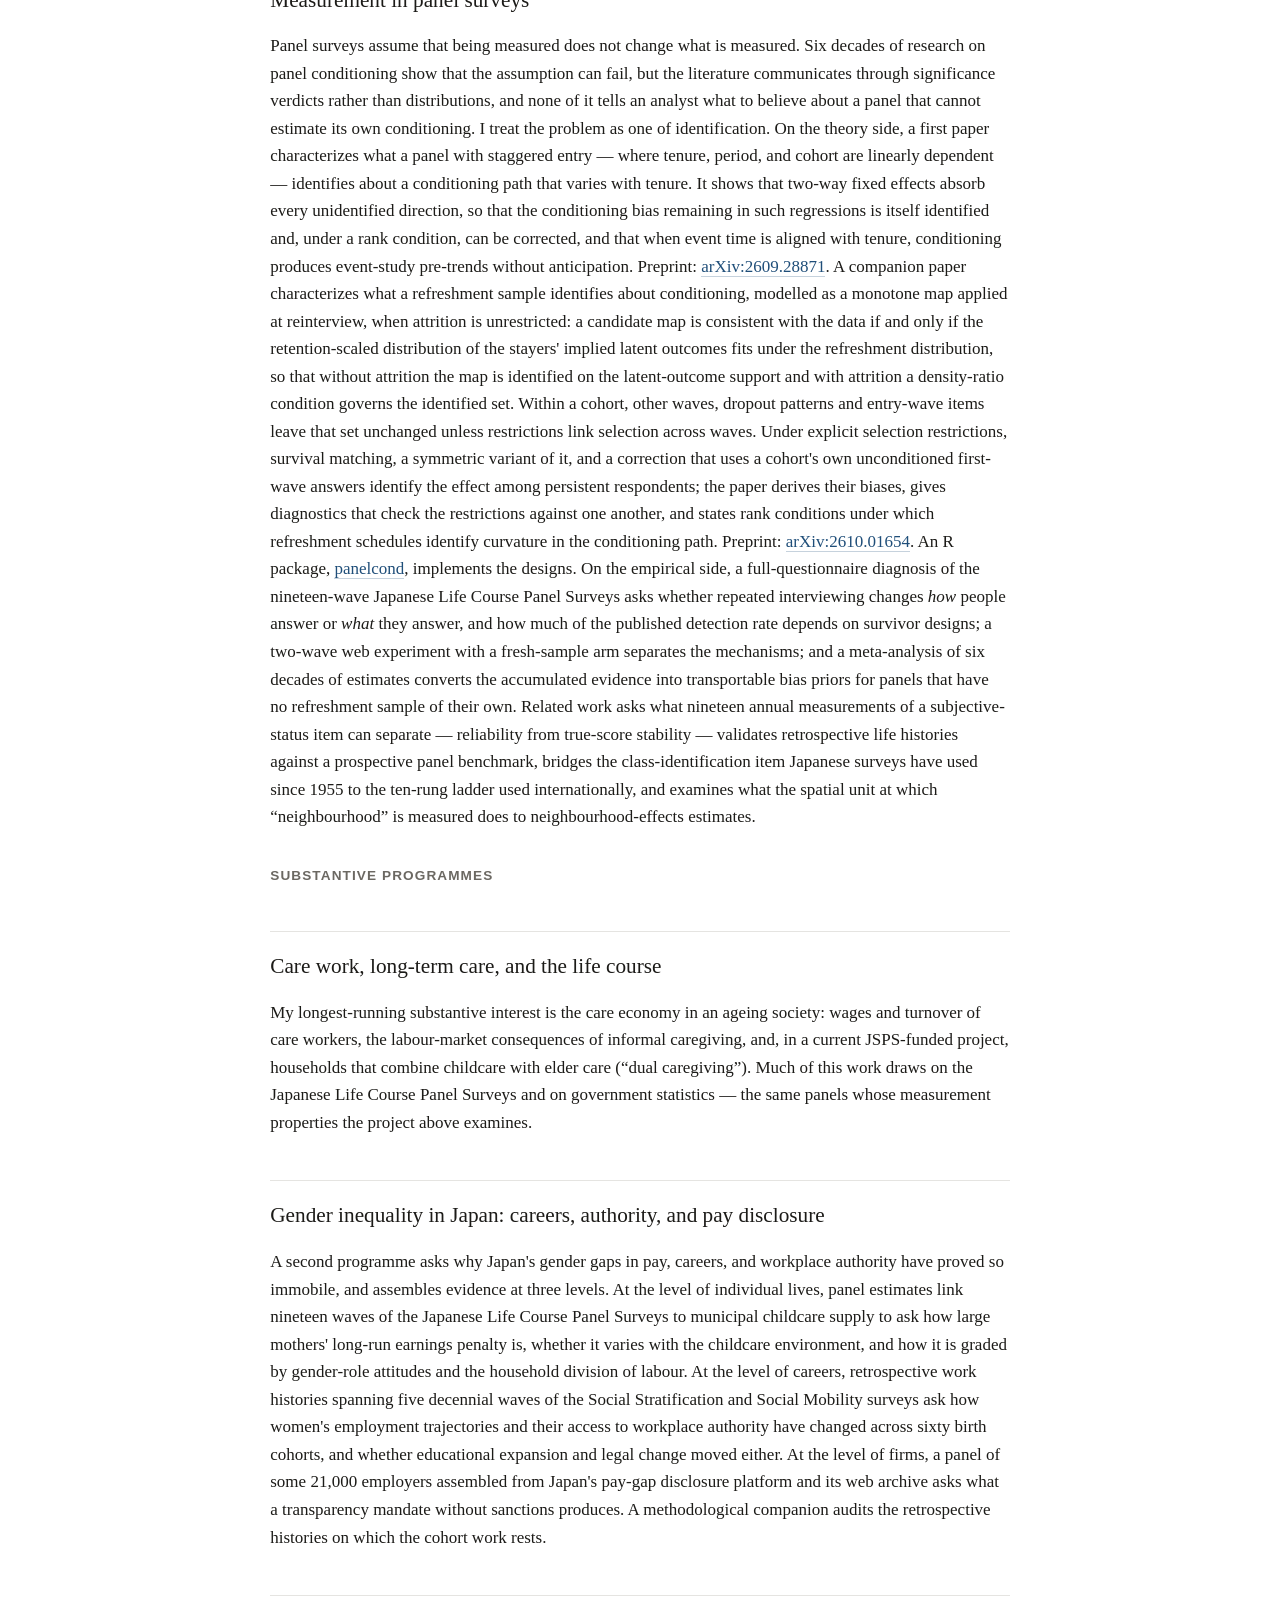
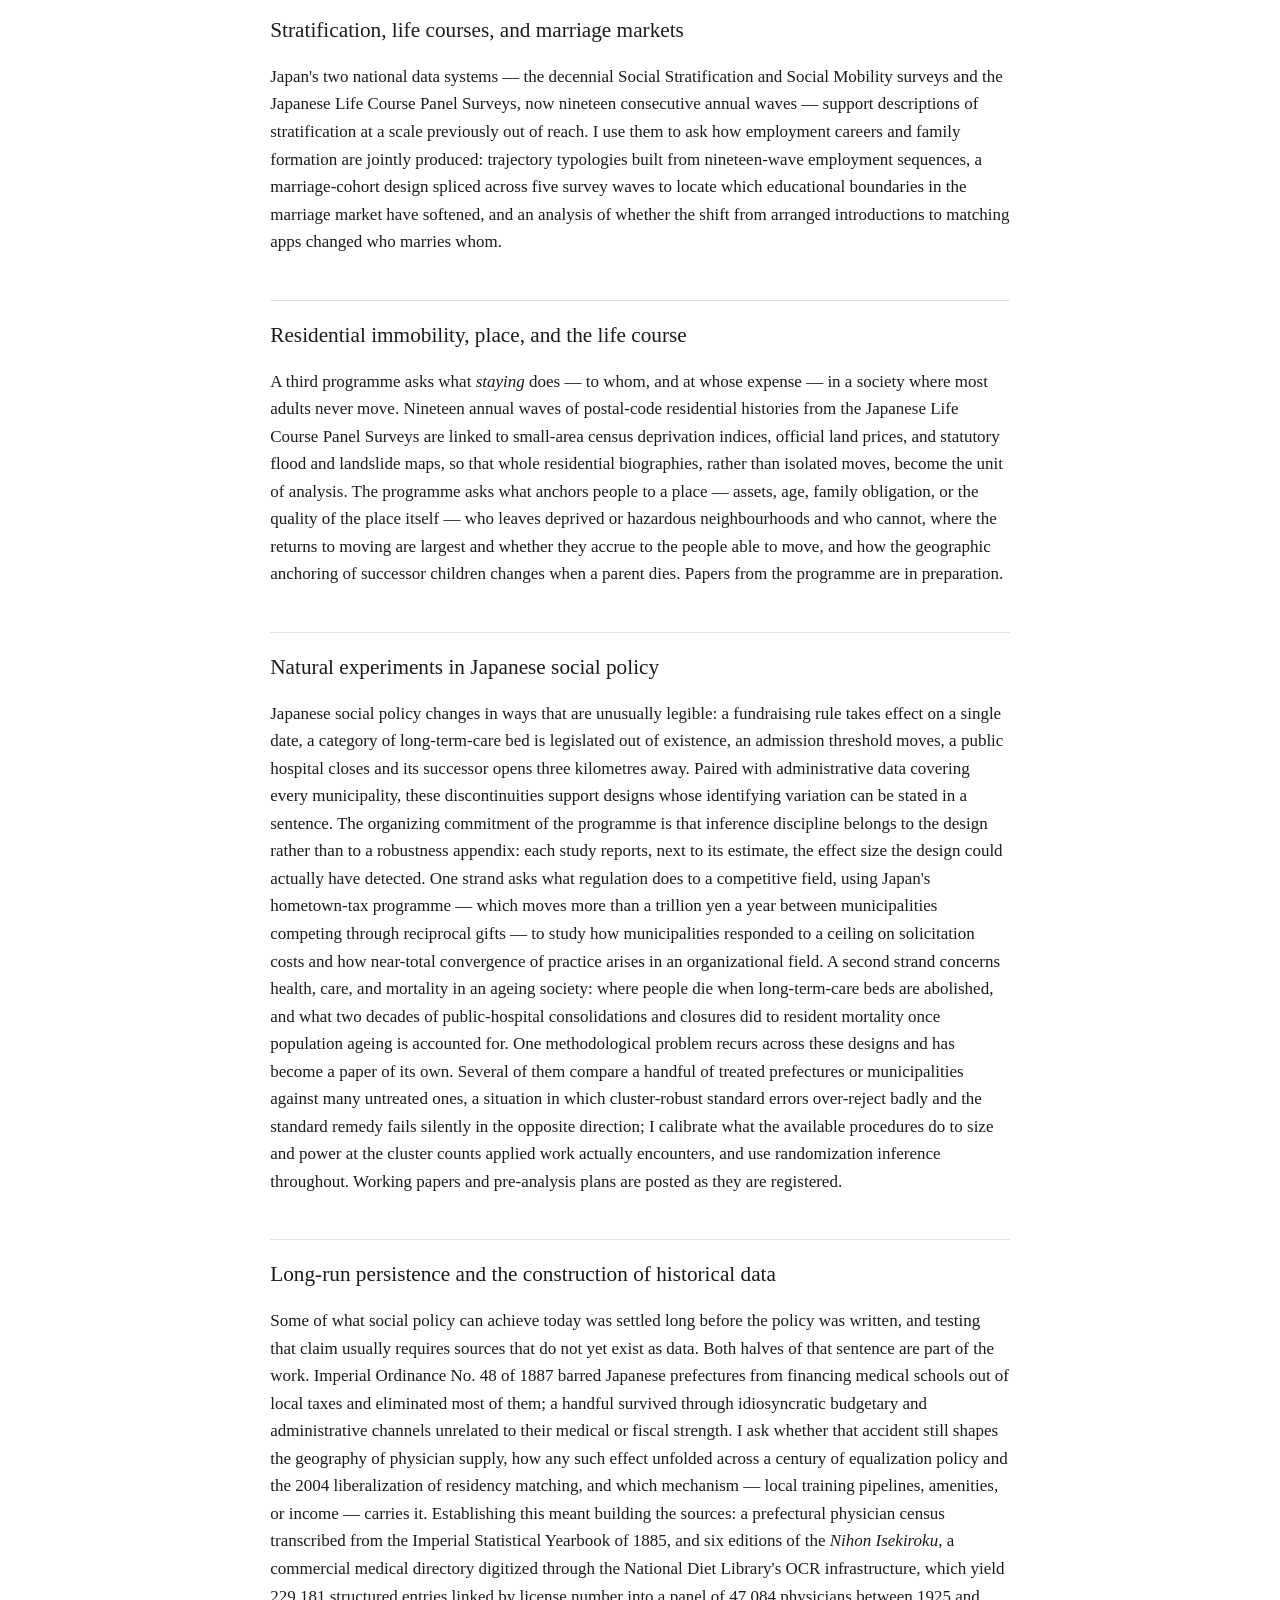
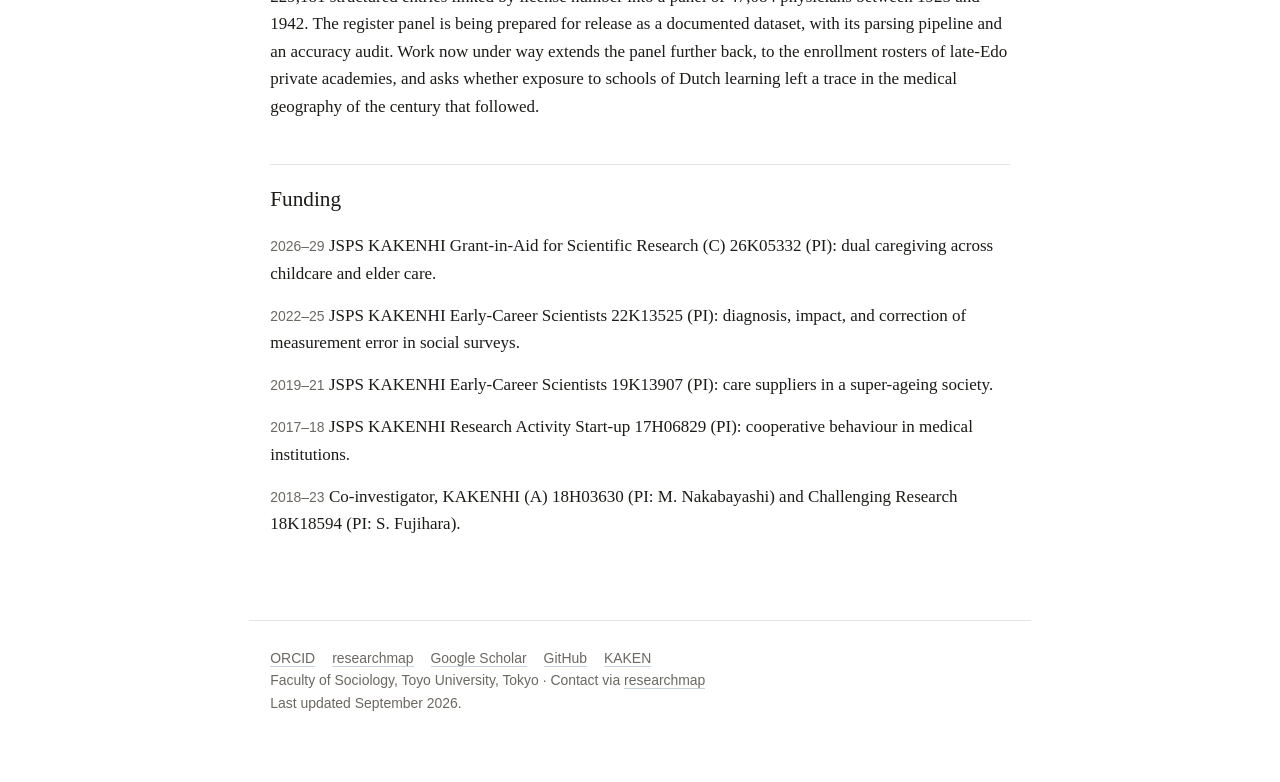
<file: research.html>
<!doctype html>
<html lang="en">
<head>
<meta charset="utf-8">
<meta name="viewport" content="width=device-width,initial-scale=1">
<title>Research — Shoki Okubo</title>
<meta name="description" content="Shoki Okubo — Assistant Professor of Sociology, Toyo University. Causal inference, model uncertainty, survey measurement, and inequality over the life course in Japan.">
<link rel="stylesheet" href="assets/style.css?v=20260912">
<link rel="icon" href="data:,">
</head>
<body>
<header class="site"><a class="name" href="index.html">Shoki Okubo</a><nav class="site"><a href="index.html">About</a><a href="research.html" class=on>Research</a><a href="publications.html">Publications</a><a href="software.html">Software</a><a href="teaching.html">Teaching</a><a href="cv.html">CV</a></nav></header>
<main>

<h1>Research</h1>
<p class="lede">Three questions organize my methodological work: <em>which</em> covariates an observational study should adjust for, <em>how honestly</em> the resulting uncertainty can be reported once the answer is contested or data-driven, and <em>what measurement itself does</em> to the data we analyse. The substantive programmes that follow use Japan's long-running panel surveys, administrative data, and newly digitized historical sources to study care, gender, place, policy, and the long shadow of past institutions over the life course.</p>

<h3>Methodology</h3>

<h2>Causally disciplined multiverse analysis</h2>
<p>Multiverse and specification-curve analyses estimate an effect across every plausible specification and report the distribution. But the specification space pools models that are causally incompatible: some control sets identify the declared effect, others condition on mediators or colliders and identify nothing of the kind. I develop a workflow that states rival causal accounts of the contested controls as a small set of candidate directed acyclic graphs, enumerates the adjustment sets each graph licenses, and reports robustness over the specifications each graph licenses, conditional on that graph. A finite-mixture identity splits the licensed multiverse&rsquo;s dispersion into a within-graph and a between-graph component; the between-graph share is read as a conditional descriptive summary whose meaning depends on the candidate set, the weights attached to it and a common estimand. Reanalyses of the female-hurricanes controversy, the LaLonde job-training sample and the union wage premium show what pooled robustness verdicts can obscure: fragility that survives every candidate graph, instability produced by unlicensed specifications, and a &ldquo;fragile&rdquo; verdict that conceals a significant effect in every adjustment-identified graph. The R package <a href="software.html">dagmv</a> implements the workflow; a panel-data extension is in progress. Preprint: <a href="https://arxiv.org/abs/2609.16618">arXiv:2609.16618</a>.</p>

<h2>Inference after data-driven covariate selection</h2>
<p>The outcome-adaptive lasso is the most popular data-driven confounder selector in biostatistics, yet inference after it has remained naive. I study when uniformly valid confidence intervals are possible after selection rules that exclude instruments, propose a double-selection estimator with cross-fitted doubly robust estimation that attains validity and efficiency under an interpretable separation condition, and characterize the honest alternatives when that condition fails.</p>

<h2>Estimand-specific covariate adjustment</h2>
<p>Graphical theory tells us which adjustment set is most efficient for the average treatment effect: one set, computable from the graph, is optimal under every compatible distribution. The estimands applied work actually reports &mdash; effects on the treated, overlap-weighted effects &mdash; behave differently. That adjusting for an extra covariate can <em>cost</em> precision for the effect on the treated was already known; what was open is whether the graph alone can say which set to use. I re-express that comparison in conditional moments and show that it cannot: two distributions faithful to the same graph can have different optimal sets, so no graph-only criterion exists for the treated-population estimand. Absent effect modification the ATE-optimal set is optimal again among the graphically valid sets, and among smooth positive propensity weights the constant weights of the ATE are the only ones for which adding an outcome predictor never raises the bound. Preprint: <a href="https://arxiv.org/abs/2609.11222">arXiv:2609.11222</a>.</p>

<h2>Measurement in panel surveys</h2>
<p>Panel surveys assume that being measured does not change what is measured. Six decades of research on panel conditioning show that the assumption can fail, but the literature communicates through significance verdicts rather than distributions, and none of it tells an analyst what to believe about a panel that cannot estimate its own conditioning. I treat the problem as one of identification. On the theory side, a first paper characterizes what a panel with staggered entry &mdash; where tenure, period, and cohort are linearly dependent &mdash; identifies about a conditioning path that varies with tenure. It shows that two-way fixed effects absorb every unidentified direction, so that the conditioning bias remaining in such regressions is itself identified and, under a rank condition, can be corrected, and that when event time is aligned with tenure, conditioning produces event-study pre-trends without anticipation. Preprint: <a href="https://arxiv.org/abs/2609.28871">arXiv:2609.28871</a>. A companion paper characterizes what a refreshment sample identifies about conditioning, modelled as a monotone map applied at reinterview, when attrition is unrestricted: a candidate map is consistent with the data if and only if the retention-scaled distribution of the stayers' implied latent outcomes fits under the refreshment distribution, so that without attrition the map is identified on the latent-outcome support and with attrition a density-ratio condition governs the identified set. Within a cohort, other waves, dropout patterns and entry-wave items leave that set unchanged unless restrictions link selection across waves. Under explicit selection restrictions, survival matching, a symmetric variant of it, and a correction that uses a cohort's own unconditioned first-wave answers identify the effect among persistent respondents; the paper derives their biases, gives diagnostics that check the restrictions against one another, and states rank conditions under which refreshment schedules identify curvature in the conditioning path. Preprint: <a href="https://arxiv.org/abs/2610.01654">arXiv:2610.01654</a>. An R package, <a href="software.html">panelcond</a>, implements the designs. On the empirical side, a full-questionnaire diagnosis of the nineteen-wave Japanese Life Course Panel Surveys asks whether repeated interviewing changes <em>how</em> people answer or <em>what</em> they answer, and how much of the published detection rate depends on survivor designs; a two-wave web experiment with a fresh-sample arm separates the mechanisms; and a meta-analysis of six decades of estimates converts the accumulated evidence into transportable bias priors for panels that have no refreshment sample of their own. Related work asks what nineteen annual measurements of a subjective-status item can separate &mdash; reliability from true-score stability &mdash; validates retrospective life histories against a prospective panel benchmark, bridges the class-identification item Japanese surveys have used since 1955 to the ten-rung ladder used internationally, and examines what the spatial unit at which &ldquo;neighbourhood&rdquo; is measured does to neighbourhood-effects estimates.</p>

<h3>Substantive programmes</h3>

<h2>Care work, long-term care, and the life course</h2>
<p>My longest-running substantive interest is the care economy in an ageing society: wages and turnover of care workers, the labour-market consequences of informal caregiving, and, in a current JSPS-funded project, households that combine childcare with elder care (&ldquo;dual caregiving&rdquo;). Much of this work draws on the Japanese Life Course Panel Surveys and on government statistics &mdash; the same panels whose measurement properties the project above examines.</p>

<h2>Gender inequality in Japan: careers, authority, and pay disclosure</h2>
<p>A second programme asks why Japan's gender gaps in pay, careers, and workplace authority have proved so immobile, and assembles evidence at three levels. At the level of individual lives, panel estimates link nineteen waves of the Japanese Life Course Panel Surveys to municipal childcare supply to ask how large mothers' long-run earnings penalty is, whether it varies with the childcare environment, and how it is graded by gender-role attitudes and the household division of labour. At the level of careers, retrospective work histories spanning five decennial waves of the Social Stratification and Social Mobility surveys ask how women's employment trajectories and their access to workplace authority have changed across sixty birth cohorts, and whether educational expansion and legal change moved either. At the level of firms, a panel of some 21,000 employers assembled from Japan's pay-gap disclosure platform and its web archive asks what a transparency mandate without sanctions produces. A methodological companion audits the retrospective histories on which the cohort work rests.</p>

<h2>Stratification, life courses, and marriage markets</h2>
<p>Japan's two national data systems &mdash; the decennial Social Stratification and Social Mobility surveys and the Japanese Life Course Panel Surveys, now nineteen consecutive annual waves &mdash; support descriptions of stratification at a scale previously out of reach. I use them to ask how employment careers and family formation are jointly produced: trajectory typologies built from nineteen-wave employment sequences, a marriage-cohort design spliced across five survey waves to locate which educational boundaries in the marriage market have softened, and an analysis of whether the shift from arranged introductions to matching apps changed who marries whom.</p>

<h2>Residential immobility, place, and the life course</h2>
<p>A third programme asks what <em>staying</em> does &mdash; to whom, and at whose expense &mdash; in a society where most adults never move. Nineteen annual waves of postal-code residential histories from the Japanese Life Course Panel Surveys are linked to small-area census deprivation indices, official land prices, and statutory flood and landslide maps, so that whole residential biographies, rather than isolated moves, become the unit of analysis. The programme asks what anchors people to a place &mdash; assets, age, family obligation, or the quality of the place itself &mdash; who leaves deprived or hazardous neighbourhoods and who cannot, where the returns to moving are largest and whether they accrue to the people able to move, and how the geographic anchoring of successor children changes when a parent dies. Papers from the programme are in preparation.</p>

<h2>Natural experiments in Japanese social policy</h2>
<p>Japanese social policy changes in ways that are unusually legible: a fundraising rule takes effect on a single date, a category of long-term-care bed is legislated out of existence, an admission threshold moves, a public hospital closes and its successor opens three kilometres away. Paired with administrative data covering every municipality, these discontinuities support designs whose identifying variation can be stated in a sentence. The organizing commitment of the programme is that inference discipline belongs to the design rather than to a robustness appendix: each study reports, next to its estimate, the effect size the design could actually have detected. One strand asks what regulation does to a competitive field, using Japan's hometown-tax programme &mdash; which moves more than a trillion yen a year between municipalities competing through reciprocal gifts &mdash; to study how municipalities responded to a ceiling on solicitation costs and how near-total convergence of practice arises in an organizational field. A second strand concerns health, care, and mortality in an ageing society: where people die when long-term-care beds are abolished, and what two decades of public-hospital consolidations and closures did to resident mortality once population ageing is accounted for. One methodological problem recurs across these designs and has become a paper of its own. Several of them compare a handful of treated prefectures or municipalities against many untreated ones, a situation in which cluster-robust standard errors over-reject badly and the standard remedy fails silently in the opposite direction; I calibrate what the available procedures do to size and power at the cluster counts applied work actually encounters, and use randomization inference throughout. Working papers and pre-analysis plans are posted as they are registered.</p>

<h2>Long-run persistence and the construction of historical data</h2>
<p>Some of what social policy can achieve today was settled long before the policy was written, and testing that claim usually requires sources that do not yet exist as data. Both halves of that sentence are part of the work. Imperial Ordinance No. 48 of 1887 barred Japanese prefectures from financing medical schools out of local taxes and eliminated most of them; a handful survived through idiosyncratic budgetary and administrative channels unrelated to their medical or fiscal strength. I ask whether that accident still shapes the geography of physician supply, how any such effect unfolded across a century of equalization policy and the 2004 liberalization of residency matching, and which mechanism &mdash; local training pipelines, amenities, or income &mdash; carries it. Establishing this meant building the sources: a prefectural physician census transcribed from the Imperial Statistical Yearbook of 1885, and six editions of the <em>Nihon Isekiroku</em>, a commercial medical directory digitized through the National Diet Library's OCR infrastructure, which yield 229,181 structured entries linked by license number into a panel of 47,084 physicians between 1925 and 1942. The register panel is being prepared for release as a documented dataset, with its parsing pipeline and an accuracy audit. Work now under way extends the panel further back, to the enrollment rosters of late-Edo private academies, and asks whether exposure to schools of Dutch learning left a trace in the medical geography of the century that followed.</p>

<h2>Funding</h2>
<ul class="plain">
<li><span class="year">2026–29</span> JSPS KAKENHI Grant-in-Aid for Scientific Research (C) 26K05332 (PI): dual caregiving across childcare and elder care.</li>
<li><span class="year">2022–25</span> JSPS KAKENHI Early-Career Scientists 22K13525 (PI): diagnosis, impact, and correction of measurement error in social surveys.</li>
<li><span class="year">2019–21</span> JSPS KAKENHI Early-Career Scientists 19K13907 (PI): care suppliers in a super-ageing society.</li>
<li><span class="year">2017–18</span> JSPS KAKENHI Research Activity Start-up 17H06829 (PI): cooperative behaviour in medical institutions.</li>
<li><span class="year">2018–23</span> Co-investigator, KAKENHI (A) 18H03630 (PI: M. Nakabayashi) and Challenging Research 18K18594 (PI: S. Fujihara).</li>
</ul>

</main>
<footer class="site">
<div class="links"><a href="https://orcid.org/0009-0007-6925-5174">ORCID</a><a href="https://researchmap.jp/sokubo?lang=en">researchmap</a><a href="https://scholar.google.com/citations?user=Fmei__QAAAAJ&amp;hl=en">Google Scholar</a><a href="https://github.com/sokubo">GitHub</a><a href="https://nrid.nii.ac.jp/en/nrid/1000090807835/">KAKEN</a></div>
<p>Faculty of Sociology, Toyo University, Tokyo · Contact via <a href="https://researchmap.jp/sokubo?lang=en">researchmap</a><br>Last updated September 2026.</p>
</footer>
</body>
</html>
</file>
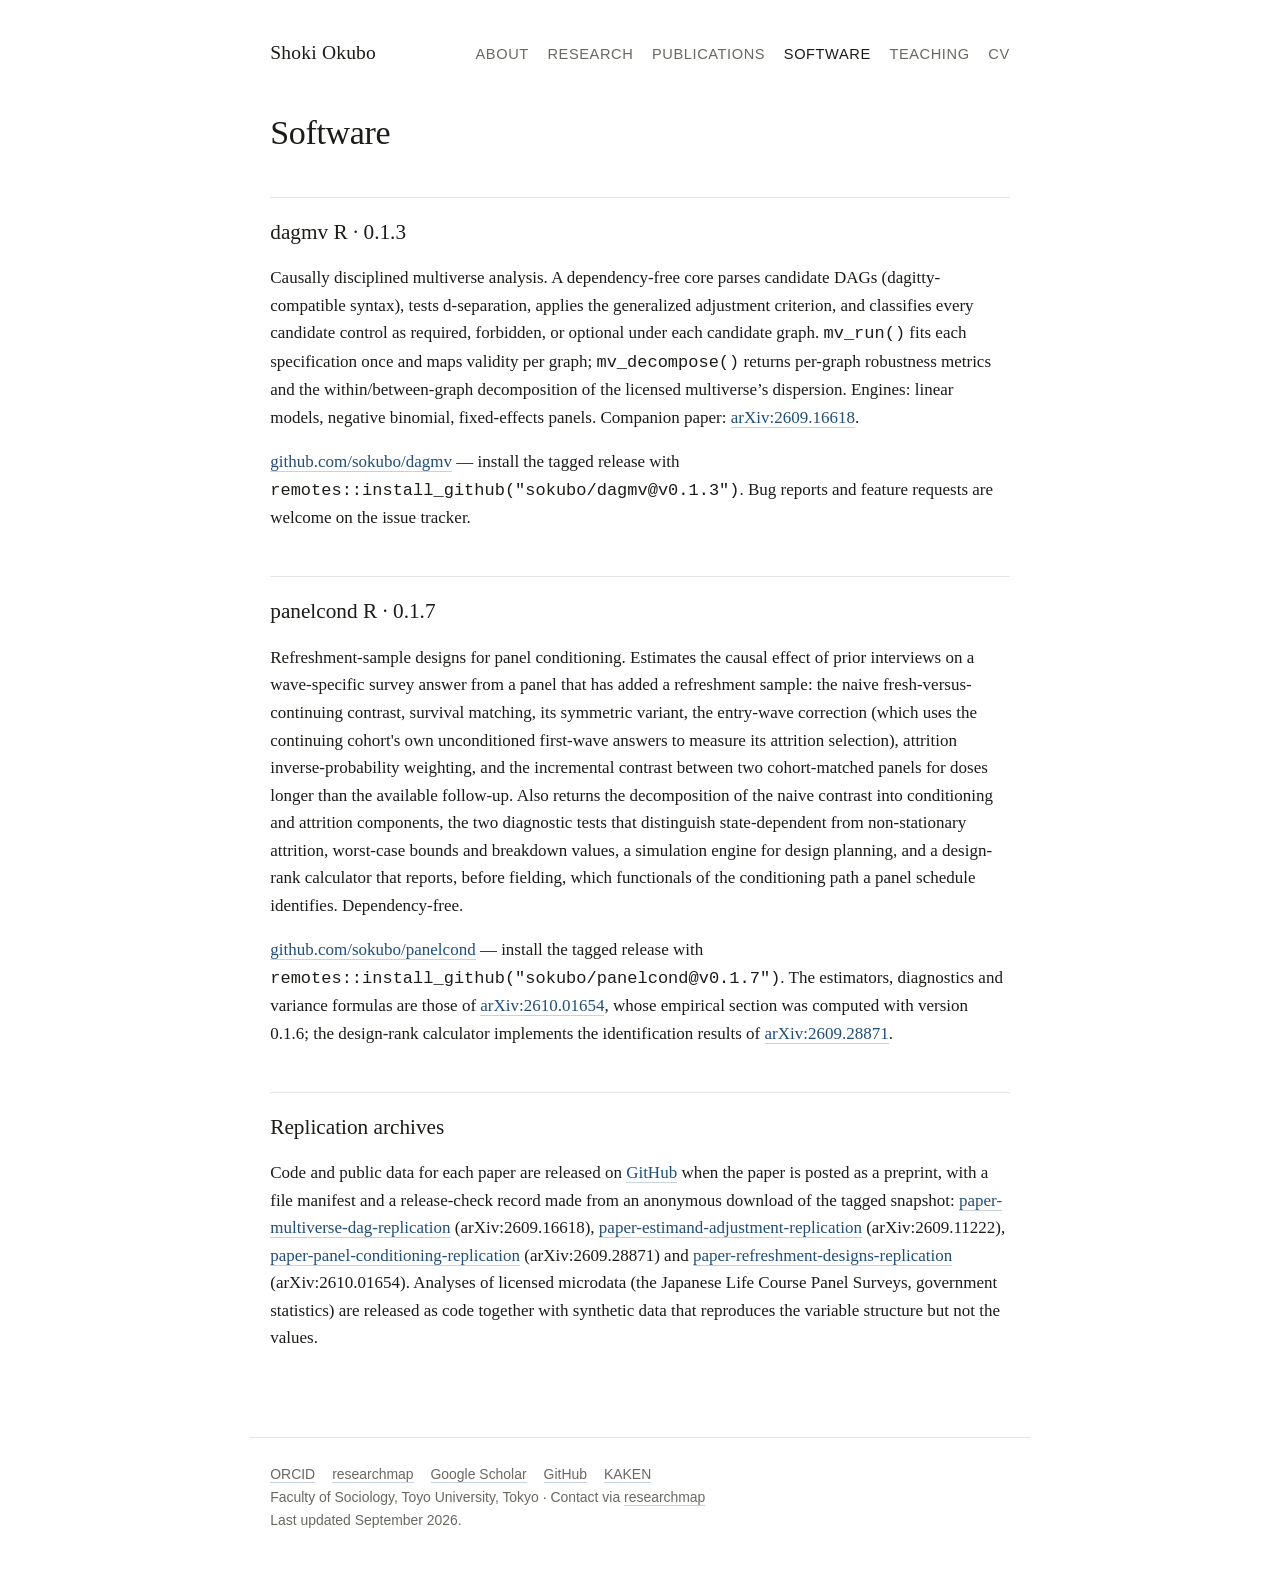
<file: software.html>
<!doctype html>
<html lang="en">
<head>
<meta charset="utf-8">
<meta name="viewport" content="width=device-width,initial-scale=1">
<title>Software — Shoki Okubo</title>
<meta name="description" content="Shoki Okubo — Assistant Professor of Sociology, Toyo University. Causal inference, model uncertainty, survey measurement, and inequality over the life course in Japan.">
<link rel="stylesheet" href="assets/style.css?v=20260912">
<link rel="icon" href="data:,">
</head>
<body>
<header class="site"><a class="name" href="index.html">Shoki Okubo</a><nav class="site"><a href="index.html">About</a><a href="research.html">Research</a><a href="publications.html">Publications</a><a href="software.html" class=on>Software</a><a href="teaching.html">Teaching</a><a href="cv.html">CV</a></nav></header>
<main>

<h1>Software</h1>
<h2>dagmv <span class="tag">R · 0.1.3</span></h2>
<p>Causally disciplined multiverse analysis. A dependency-free core parses candidate DAGs (dagitty-compatible syntax), tests d-separation, applies the generalized adjustment criterion, and classifies every candidate control as required, forbidden, or optional under each candidate graph. <code>mv_run()</code> fits each specification once and maps validity per graph; <code>mv_decompose()</code> returns per-graph robustness metrics and the within/between-graph decomposition of the licensed multiverse&rsquo;s dispersion. Engines: linear models, negative binomial, fixed-effects panels. Companion paper: <a href="https://arxiv.org/abs/2609.16618">arXiv:2609.16618</a>.</p>
<p><a href="https://github.com/sokubo/dagmv">github.com/sokubo/dagmv</a> &mdash; install the tagged release with <code>remotes::install_github("sokubo/dagmv@v0.1.3")</code>. Bug reports and feature requests are welcome on the issue tracker.</p>
<h2>panelcond <span class="tag">R · 0.1.7</span></h2>
<p>Refreshment-sample designs for panel conditioning. Estimates the causal effect of prior interviews on a wave-specific survey answer from a panel that has added a refreshment sample: the naive fresh-versus-continuing contrast, survival matching, its symmetric variant, the entry-wave correction (which uses the continuing cohort's own unconditioned first-wave answers to measure its attrition selection), attrition inverse-probability weighting, and the incremental contrast between two cohort-matched panels for doses longer than the available follow-up. Also returns the decomposition of the naive contrast into conditioning and attrition components, the two diagnostic tests that distinguish state-dependent from non-stationary attrition, worst-case bounds and breakdown values, a simulation engine for design planning, and a design-rank calculator that reports, before fielding, which functionals of the conditioning path a panel schedule identifies. Dependency-free.</p>
<p><a href="https://github.com/sokubo/panelcond">github.com/sokubo/panelcond</a> &mdash; install the tagged release with <code>remotes::install_github("sokubo/panelcond@v0.1.7")</code>. The estimators, diagnostics and variance formulas are those of <a href="https://arxiv.org/abs/2610.01654">arXiv:2610.01654</a>, whose empirical section was computed with version 0.1.6; the design-rank calculator implements the identification results of <a href="https://arxiv.org/abs/2609.28871">arXiv:2609.28871</a>.</p>
<h2>Replication archives</h2>
<p>Code and public data for each paper are released on <a href="https://github.com/sokubo">GitHub</a> when the paper is posted as a preprint, with a file manifest and a release-check record made from an anonymous download of the tagged snapshot: <a href="https://github.com/sokubo/paper-multiverse-dag-replication">paper-multiverse-dag-replication</a> (arXiv:2609.16618), <a href="https://github.com/sokubo/paper-estimand-adjustment-replication">paper-estimand-adjustment-replication</a> (arXiv:2609.11222), <a href="https://github.com/sokubo/paper-panel-conditioning-replication">paper-panel-conditioning-replication</a> (arXiv:2609.28871) and <a href="https://github.com/sokubo/paper-refreshment-designs-replication">paper-refreshment-designs-replication</a> (arXiv:2610.01654). Analyses of licensed microdata (the Japanese Life Course Panel Surveys, government statistics) are released as code together with synthetic data that reproduces the variable structure but not the values.</p>

</main>
<footer class="site">
<div class="links"><a href="https://orcid.org/0009-0007-6925-5174">ORCID</a><a href="https://researchmap.jp/sokubo?lang=en">researchmap</a><a href="https://scholar.google.com/citations?user=Fmei__QAAAAJ&amp;hl=en">Google Scholar</a><a href="https://github.com/sokubo">GitHub</a><a href="https://nrid.nii.ac.jp/en/nrid/1000090807835/">KAKEN</a></div>
<p>Faculty of Sociology, Toyo University, Tokyo · Contact via <a href="https://researchmap.jp/sokubo?lang=en">researchmap</a><br>Last updated September 2026.</p>
</footer>
</body>
</html>
</file>
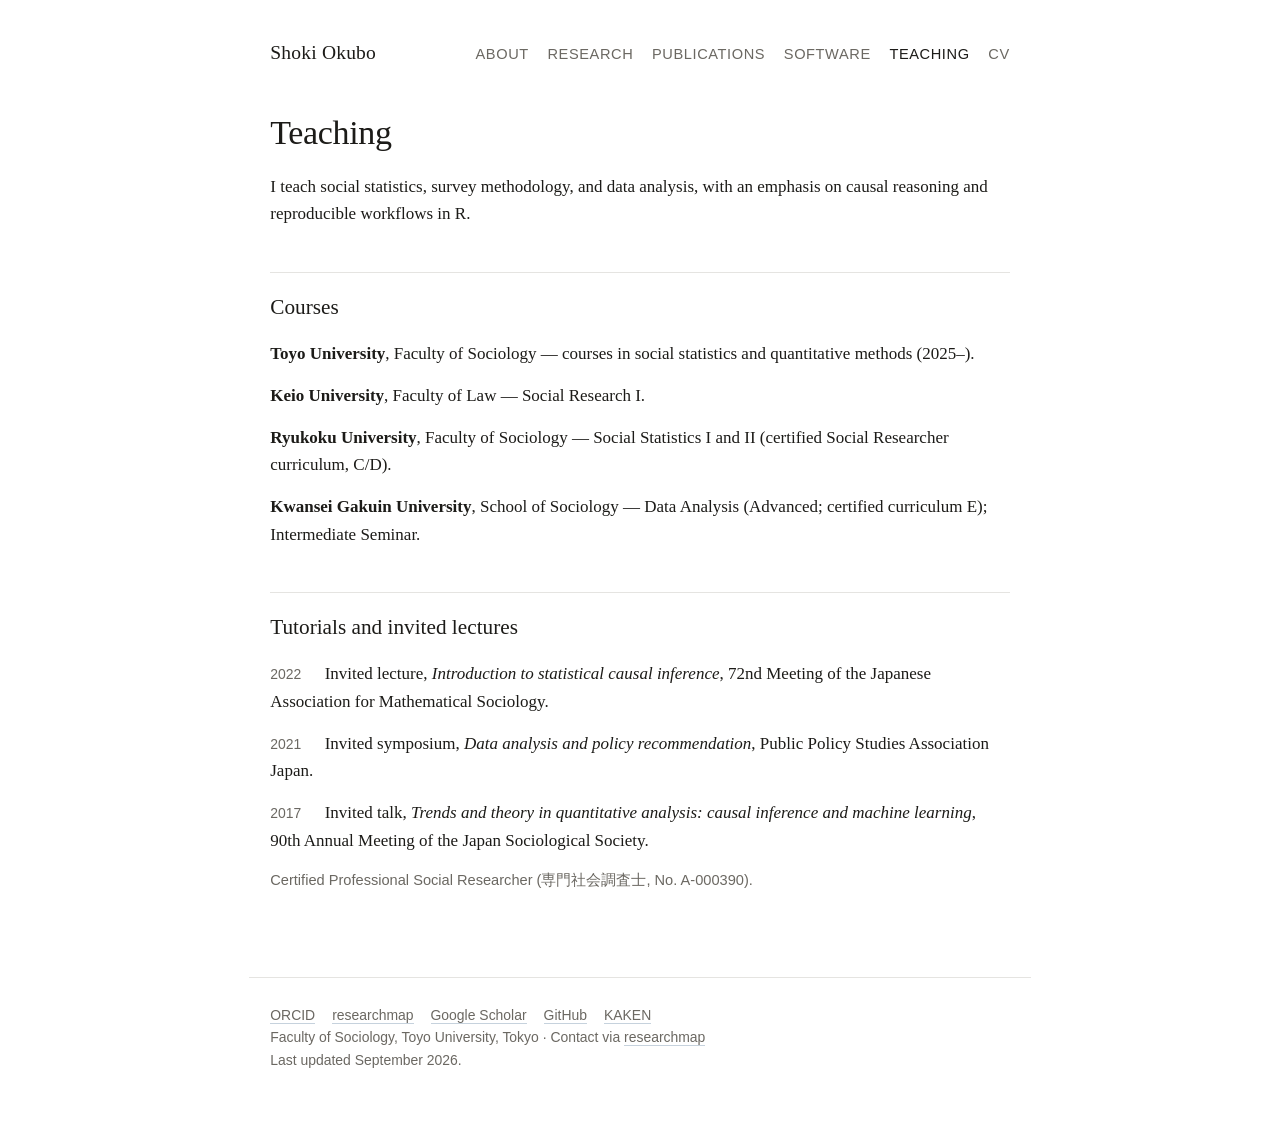
<file: teaching.html>
<!doctype html>
<html lang="en">
<head>
<meta charset="utf-8">
<meta name="viewport" content="width=device-width,initial-scale=1">
<title>Teaching — Shoki Okubo</title>
<meta name="description" content="Shoki Okubo — Assistant Professor of Sociology, Toyo University. Causal inference, model uncertainty, panel data.">
<link rel="stylesheet" href="assets/style.css?v=20260912">
<link rel="icon" href="data:,">
</head>
<body>
<header class="site"><a class="name" href="index.html">Shoki Okubo</a><nav class="site"><a href="index.html">About</a><a href="research.html">Research</a><a href="publications.html">Publications</a><a href="software.html">Software</a><a href="teaching.html" class=on>Teaching</a><a href="cv.html">CV</a></nav></header>
<main>

<h1>Teaching</h1>
<p>I teach social statistics, survey methodology, and data analysis, with an emphasis on causal reasoning and reproducible workflows in R.</p>
<h2>Courses</h2>
<ul class="plain">
<li><strong>Toyo University</strong>, Faculty of Sociology — <!-- TODO: list current courses --> courses in social statistics and quantitative methods (2025–).</li>
<li><strong>Keio University</strong>, Faculty of Law — Social Research I.</li>
<li><strong>Ryukoku University</strong>, Faculty of Sociology — Social Statistics I and II (certified Social Researcher curriculum, C/D).</li>
<li><strong>Kwansei Gakuin University</strong>, School of Sociology — Data Analysis (Advanced; certified curriculum E); Intermediate Seminar.</li>
</ul>
<h2>Tutorials and invited lectures</h2>
<ul class="plain">
<li><span class="year">2022</span>Invited lecture, <em>Introduction to statistical causal inference</em>, 72nd Meeting of the Japanese Association for Mathematical Sociology.</li>
<li><span class="year">2021</span>Invited symposium, <em>Data analysis and policy recommendation</em>, Public Policy Studies Association Japan.</li>
<li><span class="year">2017</span>Invited talk, <em>Trends and theory in quantitative analysis: causal inference and machine learning</em>, 90th Annual Meeting of the Japan Sociological Society.</li>
</ul>
<p class="meta">Certified Professional Social Researcher (専門社会調査士, No. A-000390).</p>

</main>
<footer class="site">
<div class="links"><a href="https://orcid.org/0009-0007-6925-5174">ORCID</a><a href="https://researchmap.jp/sokubo?lang=en">researchmap</a><a href="https://scholar.google.com/citations?user=Fmei__QAAAAJ&amp;hl=en">Google Scholar</a><a href="https://github.com/sokubo">GitHub</a><a href="https://nrid.nii.ac.jp/en/nrid/1000090807835/">KAKEN</a></div>
<p>Faculty of Sociology, Toyo University, Tokyo · Contact via <a href="https://researchmap.jp/sokubo?lang=en">researchmap</a><br>Last updated September 2026.</p>
</footer>
</body>
</html>
</file>
<file: assets/style.css>
:root{--bg:#fff;--ink:#1c1b18;--muted:#6b6862;--rule:#e5e4e1;--accent:#1f4e79;--accent-2:#8a5a2b;--max:46rem}
*{box-sizing:border-box}html{font-size:17px;-webkit-text-size-adjust:100%}
body{margin:0;background:var(--bg);color:var(--ink);font-family:"Iowan Old Style","Palatino Linotype","Book Antiqua",Palatino,Georgia,serif;line-height:1.62}
a{color:var(--accent);text-decoration:none;border-bottom:1px solid rgba(31,78,121,.25)}a:hover{border-bottom-color:var(--accent)}
header.site{max-width:var(--max);margin:0 auto;padding:2.2rem 1.25rem 0;display:flex;flex-wrap:wrap;align-items:baseline;justify-content:space-between;gap:.6rem 1.5rem}
header.site .name{font-size:1.15rem;letter-spacing:.01em;border:0;color:var(--ink)}
nav.site a{font-family:-apple-system,BlinkMacSystemFont,"Segoe UI",Helvetica,Arial,sans-serif;font-size:.86rem;letter-spacing:.04em;text-transform:uppercase;color:var(--muted);border:0;margin-left:1.1rem}
nav.site a.on,nav.site a:hover{color:var(--ink)}
main{max-width:var(--max);margin:0 auto;padding:2.6rem 1.25rem 4rem}
h1{font-weight:500;font-size:2rem;line-height:1.15;margin:0 0 1.2rem;letter-spacing:-.01em}
h2{font-weight:500;font-size:1.25rem;margin:2.6rem 0 .9rem;padding-top:1rem;border-top:1px solid var(--rule)}
h3{font-family:-apple-system,BlinkMacSystemFont,"Segoe UI",Helvetica,Arial,sans-serif;font-weight:600;font-size:.8rem;letter-spacing:.08em;text-transform:uppercase;color:var(--muted);margin:2rem 0 .6rem}
p{margin:0 0 1rem}.lede{font-size:1.12rem;color:#2a2925}
.hero{display:grid;grid-template-columns:1fr;gap:1.6rem;align-items:start}
@media(min-width:720px){.hero{grid-template-columns:minmax(0,1fr) 11rem}}
.hero img{width:100%;max-width:11rem;border-radius:2px;filter:saturate(.9)}
.meta{font-family:-apple-system,BlinkMacSystemFont,"Segoe UI",Helvetica,Arial,sans-serif;font-size:.86rem;color:var(--muted)}
ul.plain{list-style:none;padding:0;margin:0}ul.plain li{margin:0 0 .85rem}
ol.pubs{padding-left:0;list-style:none;counter-reset:none}ol.pubs li{margin:0 0 1rem;padding-left:0}
.pub .t{font-style:italic}.pub .tja{font-style:normal}.pub .j{}.pub .tag{font-family:-apple-system,BlinkMacSystemFont,"Segoe UI",Helvetica,Arial,sans-serif;font-size:.72rem;letter-spacing:.06em;text-transform:uppercase;color:var(--accent-2);margin-left:.4rem}
.year{font-family:-apple-system,BlinkMacSystemFont,"Segoe UI",Helvetica,Arial,sans-serif;font-size:.82rem;color:var(--muted);display:inline-block;min-width:3.2rem}
dl.cv{margin:0}dl.cv div{display:grid;grid-template-columns:7.5rem 1fr;gap:.4rem 1rem;margin:0 0 .55rem}dl.cv dt{font-family:-apple-system,BlinkMacSystemFont,"Segoe UI",Helvetica,Arial,sans-serif;font-size:.84rem;color:var(--muted);margin:0}dl.cv dd{margin:0}
.news li{display:grid;grid-template-columns:5rem 1fr;gap:.6rem}
footer.site{max-width:var(--max);margin:0 auto;padding:1.5rem 1.25rem 3rem;border-top:1px solid var(--rule);font-family:-apple-system,BlinkMacSystemFont,"Segoe UI",Helvetica,Arial,sans-serif;font-size:.82rem;color:var(--muted)}
footer.site a{color:var(--muted)}
.links a{margin-right:1rem;white-space:nowrap}
@media print{nav.site,footer.site .links{display:none}body{background:#fff}}

/* theorem plate */
.plate{margin:1.8rem 0 1.4rem;padding:1.5rem 1.6rem 1rem;background:#1e2d3d;color:#f3eee3;border-radius:4px;box-shadow:0 1px 0 rgba(0,0,0,.15)}
.plate figcaption{font-family:-apple-system,BlinkMacSystemFont,"Segoe UI",Helvetica,Arial,sans-serif;font-size:.72rem;letter-spacing:.12em;text-transform:uppercase;color:#c8b48c;margin:0 0 1rem}
.plate .item{padding:.9rem 0;border-top:1px solid rgba(243,238,227,.14)}
.plate .cap{font-family:-apple-system,BlinkMacSystemFont,"Segoe UI",Helvetica,Arial,sans-serif;font-size:.8rem;color:#e8dfcc;margin:0 0 .4rem}
.plate .eq{overflow-x:auto;padding:.2rem 0;font-size:.98rem}
.plate .eq .katex-display{margin:.4rem 0}
.plate .note{font-size:.9rem;line-height:1.55;color:#d9d2c3;margin:.3rem 0 0}
.plate .note em{color:#fff}
.plate .fine{font-family:-apple-system,BlinkMacSystemFont,"Segoe UI",Helvetica,Arial,sans-serif;font-size:.72rem;color:#a89f8e;margin:1rem 0 0}
.plate .katex{color:#f8f4ea}
@media(max-width:600px){.plate{padding:1.1rem 1rem .8rem}.plate .eq{font-size:.9rem}}
</file>
